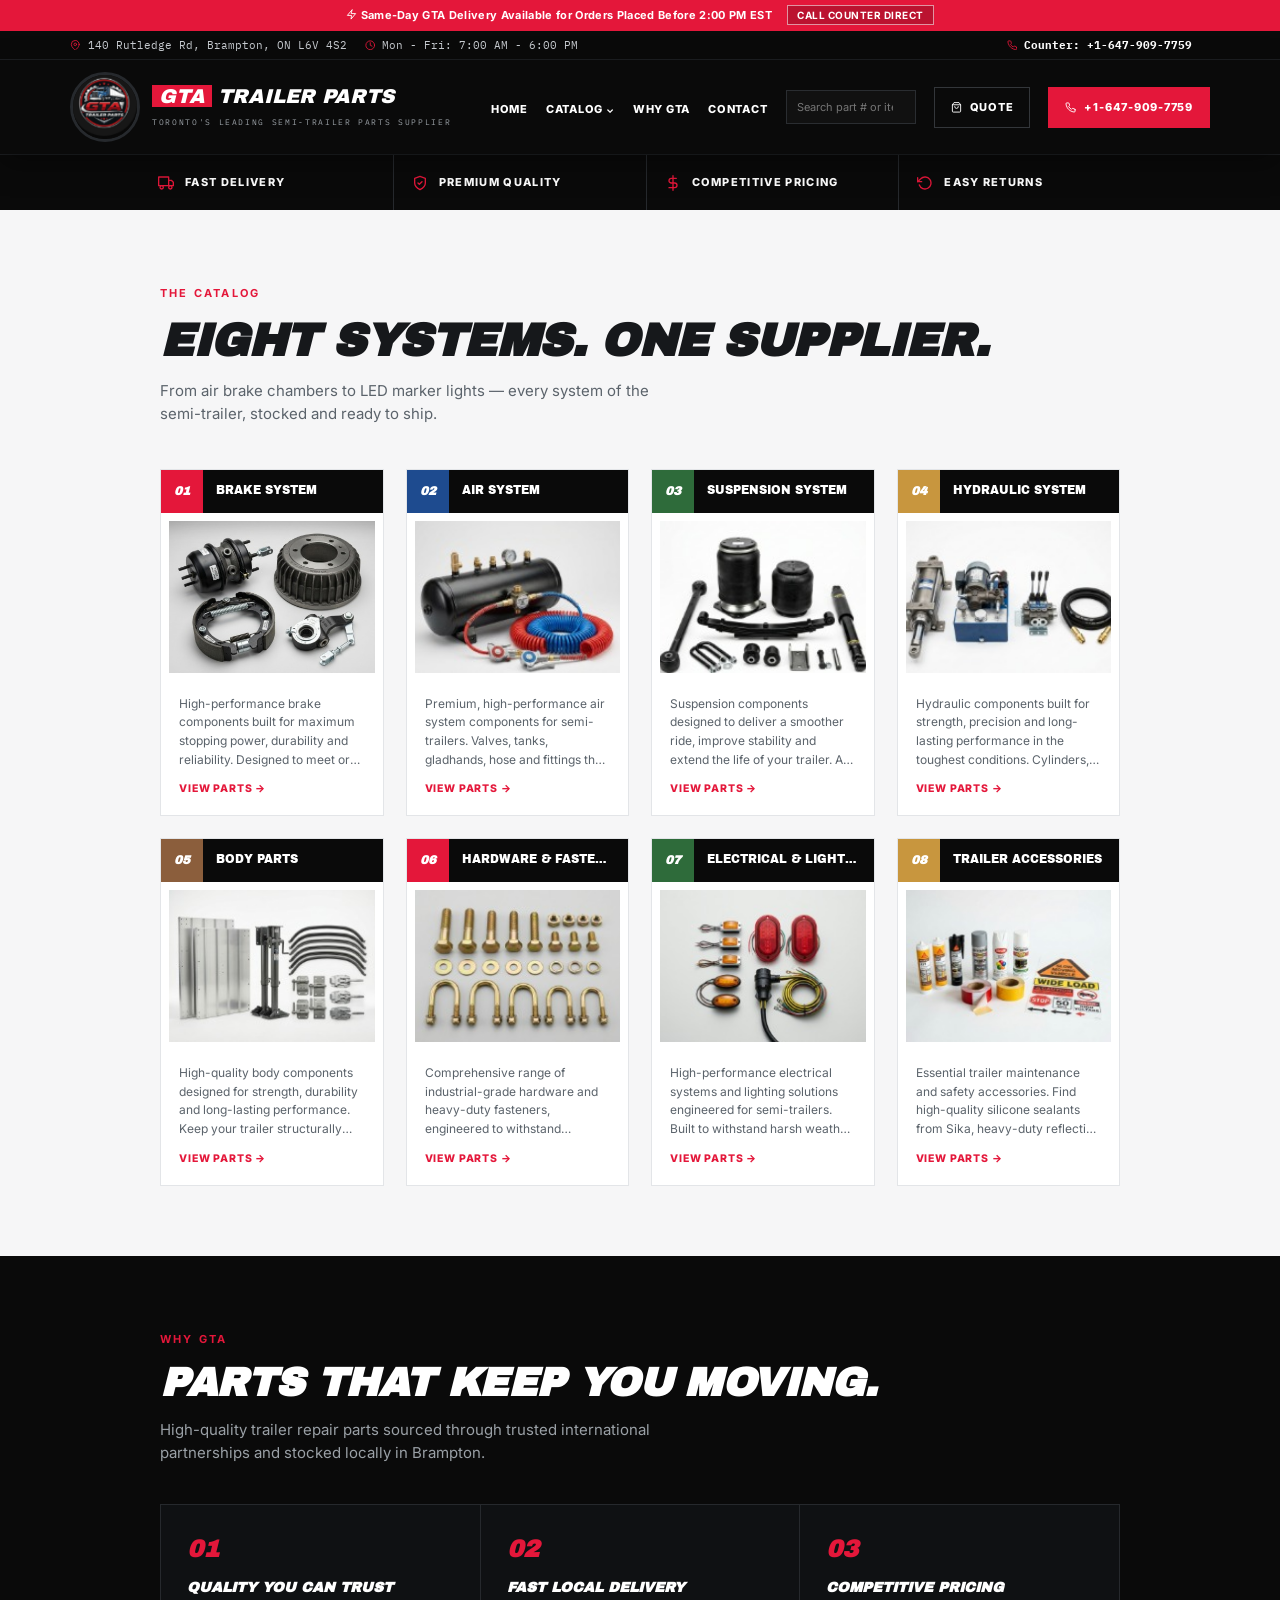
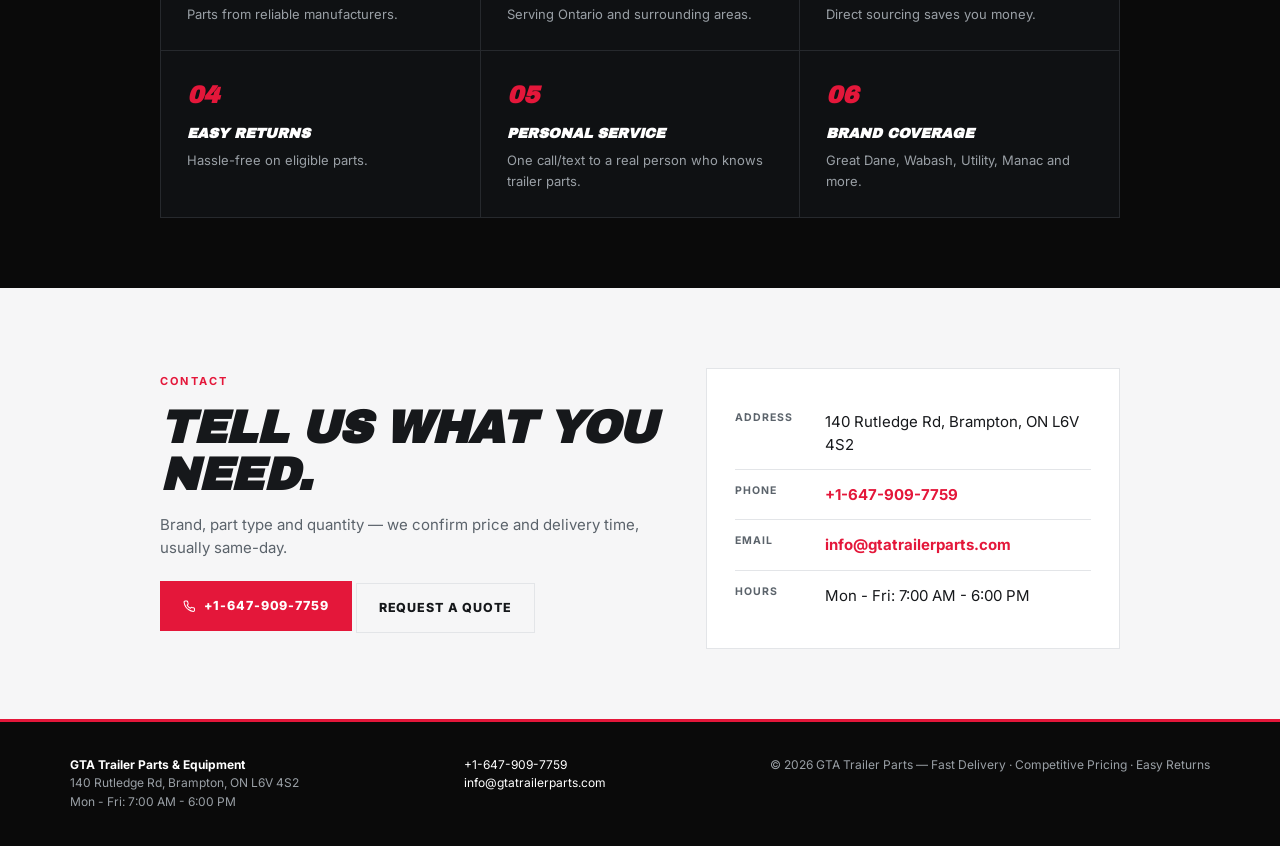
<file: gta-vercel-site/index.html>
<!DOCTYPE html><html lang="en"><head><meta charset="utf-8"><meta name="viewport" content="width=device-width,initial-scale=1">
<title>GTA Trailer Parts &amp; Equipment | Canada Commercial Trailer Parts</title><meta name="description" content="Commercial trailer parts distributor in Brampton, ON. Brake drums, air valves, leaf springs, hardware &amp; CVSA certified parts."><meta property="og:title" content="GTA Trailer Parts &amp; Equipment | Canada Commercial Trailer Parts"><meta property="og:image" content="assets/img/logo.png">
<link rel="icon" href="assets/img/logo.png">
<link href="https://fonts.googleapis.com/css2?family=Archivo+Black&family=Inter:wght@400;500;600;700;800&family=IBM+Plex+Mono:wght@400;500;600&display=swap" rel="stylesheet">
<link rel="stylesheet" href="assets/css/style.css"></head><body><div class="announce"><svg class="ico" viewBox="0 0 24 24" aria-hidden="true"><path d="M13 2L3 14h9l-1 8 10-12h-9z"/></svg> Same-Day GTA Delivery Available for Orders Placed Before 2:00 PM EST <a href="tel:+16479097759">CALL COUNTER DIRECT</a></div>
<div class="infobar mono"><div class="wrap wide"><div><span><svg class="ico" viewBox="0 0 24 24" aria-hidden="true"><path d="M21 10c0 7-9 13-9 13S3 17 3 10a9 9 0 0118 0z"/><circle cx="12" cy="10" r="3"/></svg> 140 Rutledge Rd, Brampton, ON L6V 4S2</span><span><svg class="ico" viewBox="0 0 24 24" aria-hidden="true"><circle cx="12" cy="12" r="10"/><path d="M12 6v6l4 2"/></svg> Mon - Fri: 7:00 AM - 6:00 PM</span></div><div><span><svg class="ico" viewBox="0 0 24 24" aria-hidden="true"><path d="M22 16.9v3a2 2 0 01-2.2 2 19.8 19.8 0 01-8.6-3.1 19.5 19.5 0 01-6-6A19.8 19.8 0 012.1 4.2 2 2 0 014.1 2h3a2 2 0 012 1.7c.1 1 .4 1.9.7 2.8a2 2 0 01-.5 2.1L8.1 9.9a16 16 0 006 6l1.3-1.3a2 2 0 012.1-.4c.9.3 1.8.6 2.8.7a2 2 0 011.7 2z"/></svg> <b>Counter: +1-647-909-7759</b></span></div></div></div>
<header class="site-header"><div class="wrap wide">
<a class="brand" href=""><span class="logo"><img src="assets/img/logo.png" alt="GTA Trailer Parts"></span><span><span class="name"><i>GTA</i>Trailer Parts</span><small>Toronto&#x27;s Leading Semi-Trailer Parts Supplier</small></span></a>
<nav class="nav" id="site-nav"><ul><li><a href="">Home</a></li><li class="menu-item-has-children"><a href="#catalog">Catalog</a><ul class="sub-menu"><li><a href="system/brake-system/">Brake System</a></li><li><a href="system/air-system/">Air System</a></li><li><a href="system/suspension-system/">Suspension System</a></li><li><a href="system/hydraulic-system/">Hydraulic System</a></li><li><a href="system/body-parts/">Body Parts</a></li><li><a href="system/hardware-fasteners/">Hardware &amp; Fasteners</a></li><li><a href="system/electrical-lighting-system/">Electrical &amp; Lighting System</a></li><li><a href="system/trailer-accessories/">Trailer Accessories</a></li></ul></li><li><a href="#why">Why GTA</a></li><li><a href="#contact">Contact</a></li></ul>
<form class="hsearch" action="search/" method="get"><input type="search" name="q" placeholder="Search part # or item..." aria-label="Search parts"></form>
<a class="btn dark nav-quote" href="quote/"><svg class="ico" viewBox="0 0 24 24" aria-hidden="true"><path d="M6 2L3 6v14a2 2 0 002 2h14a2 2 0 002-2V6l-3-4z"/><path d="M3 6h18"/><path d="M16 10a4 4 0 01-8 0"/></svg> Quote</a><a class="btn" href="tel:+16479097759"><svg class="ico" viewBox="0 0 24 24" aria-hidden="true"><path d="M22 16.9v3a2 2 0 01-2.2 2 19.8 19.8 0 01-8.6-3.1 19.5 19.5 0 01-6-6A19.8 19.8 0 012.1 4.2 2 2 0 014.1 2h3a2 2 0 012 1.7c.1 1 .4 1.9.7 2.8a2 2 0 01-.5 2.1L8.1 9.9a16 16 0 006 6l1.3-1.3a2 2 0 012.1-.4c.9.3 1.8.6 2.8.7a2 2 0 011.7 2z"/></svg> +1-647-909-7759</a></nav>
<button class="menu-toggle" aria-controls="site-nav" aria-expanded="false">Menu</button></div></header>
<div class="trust"><div class="wrap"><div><svg class="ico" viewBox="0 0 24 24" aria-hidden="true"><path d="M1 3h15v13H1zM16 8h4l3 3v5h-7z"/><circle cx="5.5" cy="18.5" r="2.5"/><circle cx="18.5" cy="18.5" r="2.5"/></svg> Fast Delivery</div><div><svg class="ico" viewBox="0 0 24 24" aria-hidden="true"><path d="M12 22s8-4 8-10V5l-8-3-8 3v7c0 6 8 10 8 10z"/><path d="M9 12l2 2 4-4"/></svg> Premium Quality</div><div><svg class="ico" viewBox="0 0 24 24" aria-hidden="true"><path d="M12 1v22M17 5H9.5a3.5 3.5 0 000 7h5a3.5 3.5 0 010 7H6"/></svg> Competitive Pricing</div><div><svg class="ico" viewBox="0 0 24 24" aria-hidden="true"><path d="M1 4v6h6"/><path d="M3.5 15a9 9 0 102.1-9.4L1 10"/></svg> Easy Returns</div></div></div>
<section class="sec" id="catalog"><div class="wrap"><div class="sec-head"><span class="eyebrow">The Catalog</span><h2>Eight Systems. One Supplier.</h2><p>From air brake chambers to LED marker lights — every system of the semi-trailer, stocked and ready to ship.</p></div><div class="sys-grid"><a class="sys-card" href="system/brake-system/" style="--sc:#e4173a"><div class="sys-top"><b>01</b><span>Brake System</span></div>
<div class="sys-img"><img src="assets/img/system-1.jpg" alt="Brake System" loading="lazy"></div><div class="sys-body"><p>High-performance brake components built for maximum stopping power, durability and reliability. Designed to meet or exceed industry standards for safe and dependable operation on every mile.</p><span class="view">View Parts &rarr;</span></div></a><a class="sys-card" href="system/air-system/" style="--sc:#1e4b8f"><div class="sys-top"><b>02</b><span>Air System</span></div>
<div class="sys-img"><img src="assets/img/system-2.jpg" alt="Air System" loading="lazy"></div><div class="sys-body"><p>Premium, high-performance air system components for semi-trailers. Valves, tanks, gladhands, hose and fittings that keep the whole air circuit sealed and responsive.</p><span class="view">View Parts &rarr;</span></div></a><a class="sys-card" href="system/suspension-system/" style="--sc:#2e6b3a"><div class="sys-top"><b>03</b><span>Suspension System</span></div>
<div class="sys-img"><img src="assets/img/system-3.jpg" alt="Suspension System" loading="lazy"></div><div class="sys-body"><p>Suspension components designed to deliver a smoother ride, improve stability and extend the life of your trailer. Air springs, shocks, leaf springs and slider parts.</p><span class="view">View Parts &rarr;</span></div></a><a class="sys-card" href="system/hydraulic-system/" style="--sc:#c8963e"><div class="sys-top"><b>04</b><span>Hydraulic System</span></div>
<div class="sys-img"><img src="assets/img/system-4.jpg" alt="Hydraulic System" loading="lazy"></div><div class="sys-body"><p>Hydraulic components built for strength, precision and long-lasting performance in the toughest conditions. Cylinders, pumps, hose and fittings.</p><span class="view">View Parts &rarr;</span></div></a><a class="sys-card" href="system/body-parts/" style="--sc:#8b5e3c"><div class="sys-top"><b>05</b><span>Body Parts</span></div>
<div class="sys-img"><img src="assets/img/system-5.jpg" alt="Body Parts" loading="lazy"></div><div class="sys-body"><p>High-quality body components designed for strength, durability and long-lasting performance. Keep your trailer structurally sound with rails, posts, doors, hinges and roof parts.</p><span class="view">View Parts &rarr;</span></div></a><a class="sys-card" href="system/hardware-fasteners/" style="--sc:#e4173a"><div class="sys-top"><b>06</b><span>Hardware &amp; Fasteners</span></div>
<div class="sys-img"><img src="assets/img/system-6.jpg" alt="Hardware &amp; Fasteners" loading="lazy"></div><div class="sys-body"><p>Comprehensive range of industrial-grade hardware and heavy-duty fasteners, engineered to withstand vibration, corrosion and heavy loads.</p><span class="view">View Parts &rarr;</span></div></a><a class="sys-card" href="system/electrical-lighting-system/" style="--sc:#2e6b3a"><div class="sys-top"><b>07</b><span>Electrical &amp; Lighting System</span></div>
<div class="sys-img"><img src="assets/img/system-7.jpg" alt="Electrical &amp; Lighting System" loading="lazy"></div><div class="sys-body"><p>High-performance electrical systems and lighting solutions engineered for semi-trailers. Built to withstand harsh weather, vibration and long hours on the road.</p><span class="view">View Parts &rarr;</span></div></a><a class="sys-card" href="system/trailer-accessories/" style="--sc:#c8963e"><div class="sys-top"><b>08</b><span>Trailer Accessories</span></div>
<div class="sys-img"><img src="assets/img/system-8.jpg" alt="Trailer Accessories" loading="lazy"></div><div class="sys-body"><p>Essential trailer maintenance and safety accessories. Find high-quality silicone sealants from Sika, heavy-duty reflective tape, decals and more.</p><span class="view">View Parts &rarr;</span></div></a></div></div></section>
<section class="sec why" id="why"><div class="wrap"><div class="sec-head"><span class="eyebrow">Why GTA</span><h2>Parts that keep you moving.</h2><p>High-quality trailer repair parts sourced through trusted international partnerships and stocked locally in Brampton.</p></div><div class="why-grid"><div><b>01</b><h4>Quality You Can Trust</h4><p>Parts from reliable manufacturers.</p></div><div><b>02</b><h4>Fast Local Delivery</h4><p>Serving Ontario and surrounding areas.</p></div><div><b>03</b><h4>Competitive Pricing</h4><p>Direct sourcing saves you money.</p></div><div><b>04</b><h4>Easy Returns</h4><p>Hassle-free on eligible parts.</p></div><div><b>05</b><h4>Personal Service</h4><p>One call/text to a real person who knows trailer parts.</p></div><div><b>06</b><h4>Brand Coverage</h4><p>Great Dane, Wabash, Utility, Manac and more.</p></div></div></div></section>
<section class="sec" id="contact"><div class="wrap"><div class="contact-grid"><div class="sec-head"><span class="eyebrow">Contact</span><h2>Tell us what you need.</h2><p>Brand, part type and quantity — we confirm price and delivery time, usually same-day.</p>
<p style="margin-top:22px"><a class="btn lg" href="tel:+16479097759"><svg class="ico" viewBox="0 0 24 24" aria-hidden="true"><path d="M22 16.9v3a2 2 0 01-2.2 2 19.8 19.8 0 01-8.6-3.1 19.5 19.5 0 01-6-6A19.8 19.8 0 012.1 4.2 2 2 0 014.1 2h3a2 2 0 012 1.7c.1 1 .4 1.9.7 2.8a2 2 0 01-.5 2.1L8.1 9.9a16 16 0 006 6l1.3-1.3a2 2 0 012.1-.4c.9.3 1.8.6 2.8.7a2 2 0 011.7 2z"/></svg> +1-647-909-7759</a> <a class="btn lg dark" style="color:var(--ink);border-color:var(--line)" href="quote/">Request a Quote</a></p></div>
<div class="cbox"><div class="row"><span>Address</span><div>140 Rutledge Rd, Brampton, ON L6V 4S2</div></div><div class="row"><span>Phone</span><div><a href="tel:+16479097759">+1-647-909-7759</a></div></div><div class="row"><span>Email</span><div><a href="mailto:info@gtatrailerparts.com">info@gtatrailerparts.com</a></div></div><div class="row"><span>Hours</span><div>Mon - Fri: 7:00 AM - 6:00 PM</div></div></div></div></div></section><footer class="site-footer"><div class="wrap wide"><div><b>GTA Trailer Parts &amp; Equipment</b><br>140 Rutledge Rd, Brampton, ON L6V 4S2<br>Mon - Fri: 7:00 AM - 6:00 PM</div>
<div><a href="tel:+16479097759">+1-647-909-7759</a><br><a href="mailto:info@gtatrailerparts.com">info@gtatrailerparts.com</a></div><div>&copy; 2026 GTA Trailer Parts &mdash; Fast Delivery &middot; Competitive Pricing &middot; Easy Returns</div></div></footer>
<script src="assets/js/main.js"></script></body></html>
</file>
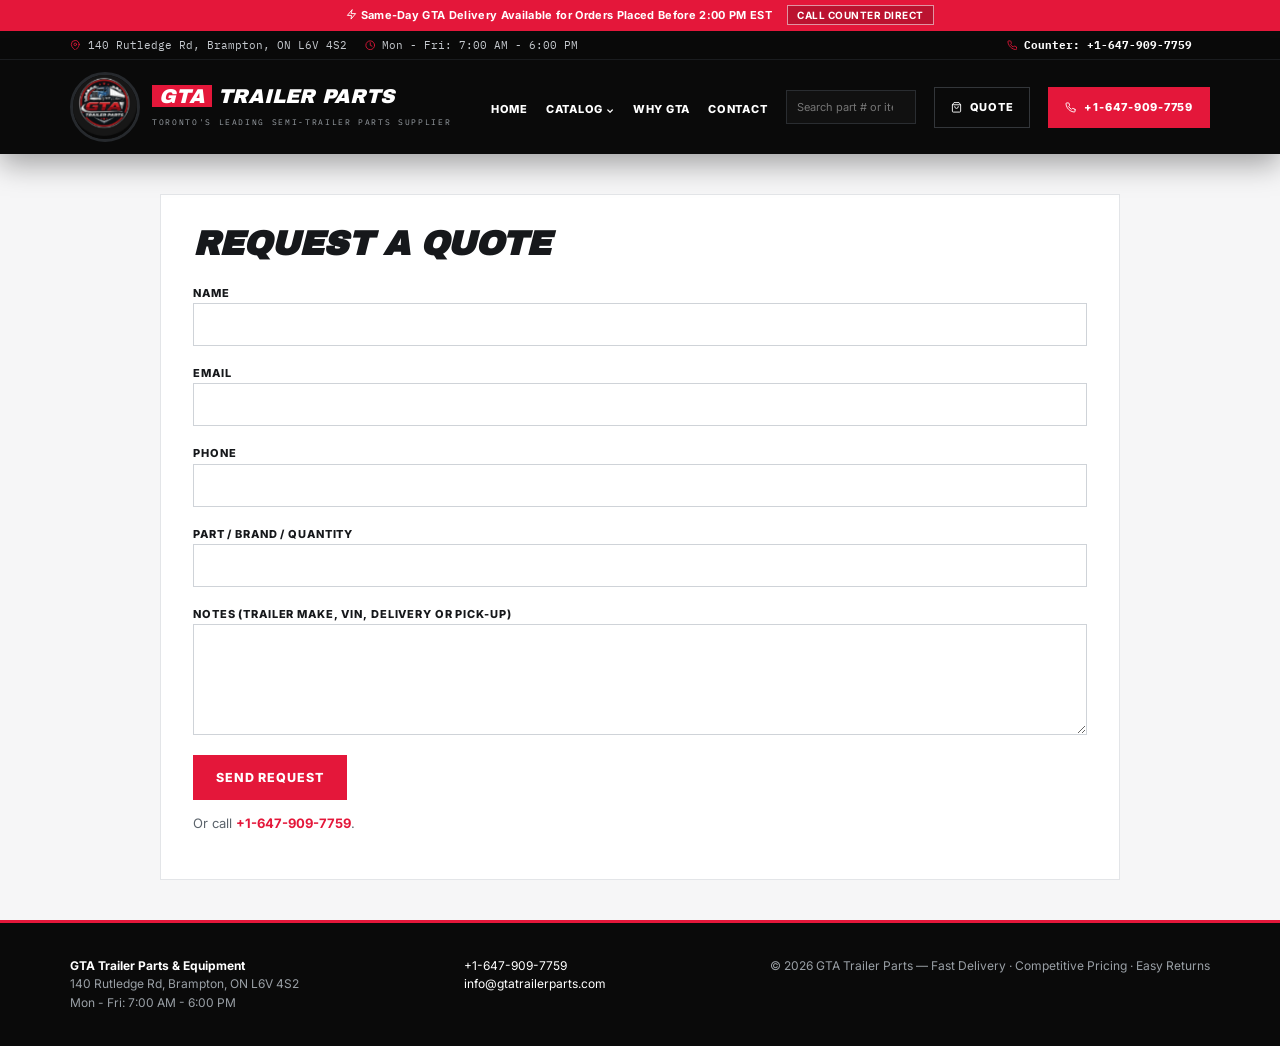
<file: gta-vercel-site/quote/index.html>
<!DOCTYPE html><html lang="en"><head><meta charset="utf-8"><meta name="viewport" content="width=device-width,initial-scale=1">
<title>Request a Quote | GTA Trailer Parts &amp; Equipment</title><meta name="description" content="Request a quote"><meta property="og:title" content="Request a Quote | GTA Trailer Parts &amp; Equipment"><meta property="og:image" content="../assets/img/logo.png">
<link rel="icon" href="../assets/img/logo.png">
<link href="https://fonts.googleapis.com/css2?family=Archivo+Black&family=Inter:wght@400;500;600;700;800&family=IBM+Plex+Mono:wght@400;500;600&display=swap" rel="stylesheet">
<link rel="stylesheet" href="../assets/css/style.css"></head><body><div class="announce"><svg class="ico" viewBox="0 0 24 24" aria-hidden="true"><path d="M13 2L3 14h9l-1 8 10-12h-9z"/></svg> Same-Day GTA Delivery Available for Orders Placed Before 2:00 PM EST <a href="tel:+16479097759">CALL COUNTER DIRECT</a></div>
<div class="infobar mono"><div class="wrap wide"><div><span><svg class="ico" viewBox="0 0 24 24" aria-hidden="true"><path d="M21 10c0 7-9 13-9 13S3 17 3 10a9 9 0 0118 0z"/><circle cx="12" cy="10" r="3"/></svg> 140 Rutledge Rd, Brampton, ON L6V 4S2</span><span><svg class="ico" viewBox="0 0 24 24" aria-hidden="true"><circle cx="12" cy="12" r="10"/><path d="M12 6v6l4 2"/></svg> Mon - Fri: 7:00 AM - 6:00 PM</span></div><div><span><svg class="ico" viewBox="0 0 24 24" aria-hidden="true"><path d="M22 16.9v3a2 2 0 01-2.2 2 19.8 19.8 0 01-8.6-3.1 19.5 19.5 0 01-6-6A19.8 19.8 0 012.1 4.2 2 2 0 014.1 2h3a2 2 0 012 1.7c.1 1 .4 1.9.7 2.8a2 2 0 01-.5 2.1L8.1 9.9a16 16 0 006 6l1.3-1.3a2 2 0 012.1-.4c.9.3 1.8.6 2.8.7a2 2 0 011.7 2z"/></svg> <b>Counter: +1-647-909-7759</b></span></div></div></div>
<header class="site-header"><div class="wrap wide">
<a class="brand" href="../"><span class="logo"><img src="../assets/img/logo.png" alt="GTA Trailer Parts"></span><span><span class="name"><i>GTA</i>Trailer Parts</span><small>Toronto&#x27;s Leading Semi-Trailer Parts Supplier</small></span></a>
<nav class="nav" id="site-nav"><ul><li><a href="../">Home</a></li><li class="menu-item-has-children"><a href="../#catalog">Catalog</a><ul class="sub-menu"><li><a href="../system/brake-system/">Brake System</a></li><li><a href="../system/air-system/">Air System</a></li><li><a href="../system/suspension-system/">Suspension System</a></li><li><a href="../system/hydraulic-system/">Hydraulic System</a></li><li><a href="../system/body-parts/">Body Parts</a></li><li><a href="../system/hardware-fasteners/">Hardware &amp; Fasteners</a></li><li><a href="../system/electrical-lighting-system/">Electrical &amp; Lighting System</a></li><li><a href="../system/trailer-accessories/">Trailer Accessories</a></li></ul></li><li><a href="../#why">Why GTA</a></li><li><a href="../#contact">Contact</a></li></ul>
<form class="hsearch" action="../search/" method="get"><input type="search" name="q" placeholder="Search part # or item..." aria-label="Search parts"></form>
<a class="btn dark nav-quote" href="../quote/"><svg class="ico" viewBox="0 0 24 24" aria-hidden="true"><path d="M6 2L3 6v14a2 2 0 002 2h14a2 2 0 002-2V6l-3-4z"/><path d="M3 6h18"/><path d="M16 10a4 4 0 01-8 0"/></svg> Quote</a><a class="btn" href="tel:+16479097759"><svg class="ico" viewBox="0 0 24 24" aria-hidden="true"><path d="M22 16.9v3a2 2 0 01-2.2 2 19.8 19.8 0 01-8.6-3.1 19.5 19.5 0 01-6-6A19.8 19.8 0 012.1 4.2 2 2 0 014.1 2h3a2 2 0 012 1.7c.1 1 .4 1.9.7 2.8a2 2 0 01-.5 2.1L8.1 9.9a16 16 0 006 6l1.3-1.3a2 2 0 012.1-.4c.9.3 1.8.6 2.8.7a2 2 0 011.7 2z"/></svg> +1-647-909-7759</a></nav>
<button class="menu-toggle" aria-controls="site-nav" aria-expanded="false">Menu</button></div></header><div class="wrap"><div class="content"><h1>Request a Quote</h1>
<form class="qform" id="qf" data-to="info@gtatrailerparts.com"><div><label>Name</label><input name="name" required></div><div><label>Email</label><input type="email" name="email" required></div>
<div><label>Phone</label><input name="phone"></div><div><label>Part / brand / quantity</label><input name="part" id="qpart" required></div>
<div><label>Notes (trailer make, VIN, delivery or pick-up)</label><textarea name="msg" rows="5"></textarea></div><div><button class="btn lg" type="submit">Send Request</button></div></form>
<p style="color:var(--grey);font-size:13px">Or call <a href="tel:+16479097759" style="color:var(--red);font-weight:700">+1-647-909-7759</a>.</p></div></div><footer class="site-footer"><div class="wrap wide"><div><b>GTA Trailer Parts &amp; Equipment</b><br>140 Rutledge Rd, Brampton, ON L6V 4S2<br>Mon - Fri: 7:00 AM - 6:00 PM</div>
<div><a href="tel:+16479097759">+1-647-909-7759</a><br><a href="mailto:info@gtatrailerparts.com">info@gtatrailerparts.com</a></div><div>&copy; 2026 GTA Trailer Parts &mdash; Fast Delivery &middot; Competitive Pricing &middot; Easy Returns</div></div></footer>
<script src="../assets/js/main.js"></script></body></html>
</file>
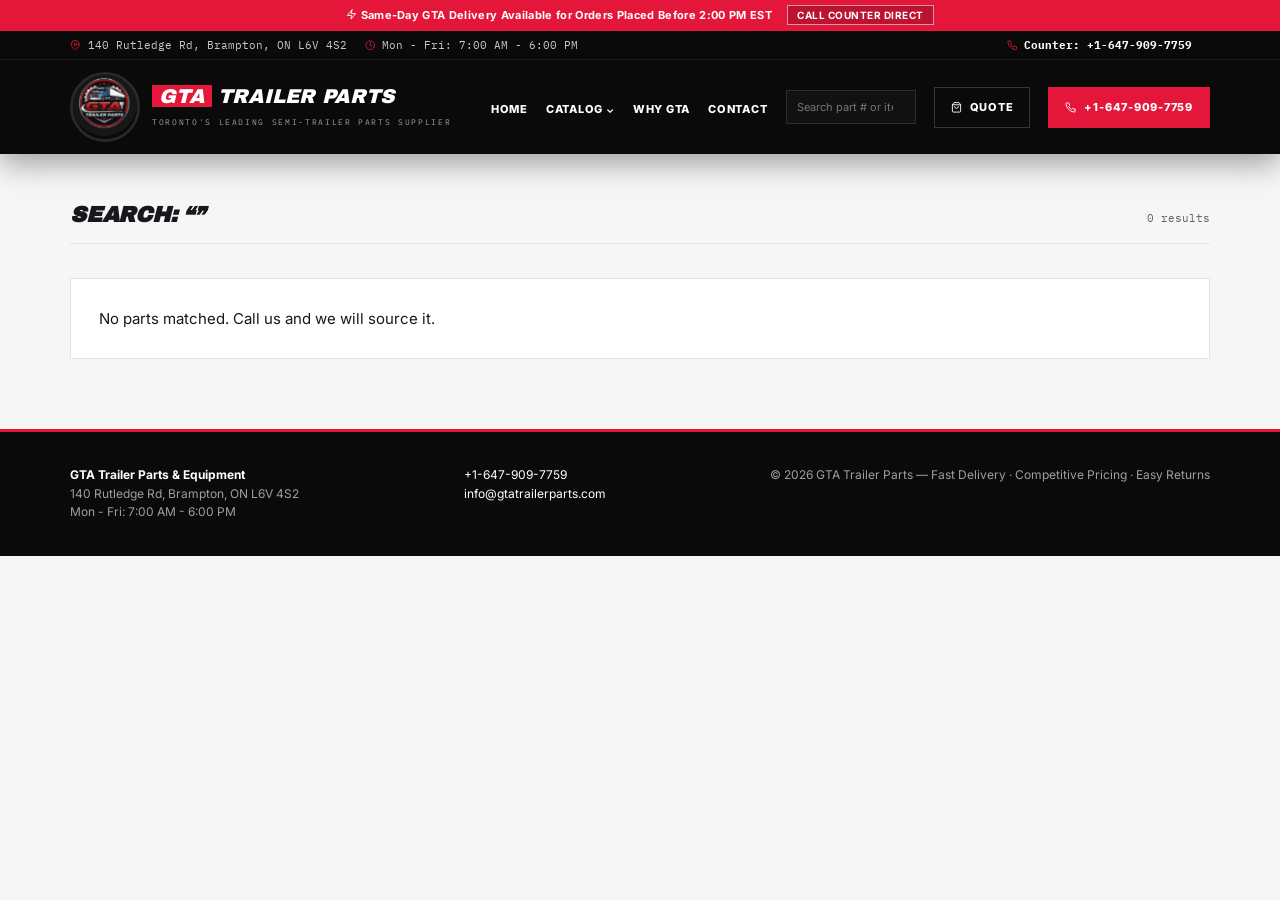
<file: gta-vercel-site/search/index.html>
<!DOCTYPE html><html lang="en"><head><meta charset="utf-8"><meta name="viewport" content="width=device-width,initial-scale=1">
<title>Search | GTA Trailer Parts &amp; Equipment</title><meta name="description" content="Search parts"><meta property="og:title" content="Search | GTA Trailer Parts &amp; Equipment"><meta property="og:image" content="../assets/img/logo.png">
<link rel="icon" href="../assets/img/logo.png">
<link href="https://fonts.googleapis.com/css2?family=Archivo+Black&family=Inter:wght@400;500;600;700;800&family=IBM+Plex+Mono:wght@400;500;600&display=swap" rel="stylesheet">
<link rel="stylesheet" href="../assets/css/style.css"></head><body><div class="announce"><svg class="ico" viewBox="0 0 24 24" aria-hidden="true"><path d="M13 2L3 14h9l-1 8 10-12h-9z"/></svg> Same-Day GTA Delivery Available for Orders Placed Before 2:00 PM EST <a href="tel:+16479097759">CALL COUNTER DIRECT</a></div>
<div class="infobar mono"><div class="wrap wide"><div><span><svg class="ico" viewBox="0 0 24 24" aria-hidden="true"><path d="M21 10c0 7-9 13-9 13S3 17 3 10a9 9 0 0118 0z"/><circle cx="12" cy="10" r="3"/></svg> 140 Rutledge Rd, Brampton, ON L6V 4S2</span><span><svg class="ico" viewBox="0 0 24 24" aria-hidden="true"><circle cx="12" cy="12" r="10"/><path d="M12 6v6l4 2"/></svg> Mon - Fri: 7:00 AM - 6:00 PM</span></div><div><span><svg class="ico" viewBox="0 0 24 24" aria-hidden="true"><path d="M22 16.9v3a2 2 0 01-2.2 2 19.8 19.8 0 01-8.6-3.1 19.5 19.5 0 01-6-6A19.8 19.8 0 012.1 4.2 2 2 0 014.1 2h3a2 2 0 012 1.7c.1 1 .4 1.9.7 2.8a2 2 0 01-.5 2.1L8.1 9.9a16 16 0 006 6l1.3-1.3a2 2 0 012.1-.4c.9.3 1.8.6 2.8.7a2 2 0 011.7 2z"/></svg> <b>Counter: +1-647-909-7759</b></span></div></div></div>
<header class="site-header"><div class="wrap wide">
<a class="brand" href="../"><span class="logo"><img src="../assets/img/logo.png" alt="GTA Trailer Parts"></span><span><span class="name"><i>GTA</i>Trailer Parts</span><small>Toronto&#x27;s Leading Semi-Trailer Parts Supplier</small></span></a>
<nav class="nav" id="site-nav"><ul><li><a href="../">Home</a></li><li class="menu-item-has-children"><a href="../#catalog">Catalog</a><ul class="sub-menu"><li><a href="../system/brake-system/">Brake System</a></li><li><a href="../system/air-system/">Air System</a></li><li><a href="../system/suspension-system/">Suspension System</a></li><li><a href="../system/hydraulic-system/">Hydraulic System</a></li><li><a href="../system/body-parts/">Body Parts</a></li><li><a href="../system/hardware-fasteners/">Hardware &amp; Fasteners</a></li><li><a href="../system/electrical-lighting-system/">Electrical &amp; Lighting System</a></li><li><a href="../system/trailer-accessories/">Trailer Accessories</a></li></ul></li><li><a href="../#why">Why GTA</a></li><li><a href="../#contact">Contact</a></li></ul>
<form class="hsearch" action="../search/" method="get"><input type="search" name="q" placeholder="Search part # or item..." aria-label="Search parts"></form>
<a class="btn dark nav-quote" href="../quote/"><svg class="ico" viewBox="0 0 24 24" aria-hidden="true"><path d="M6 2L3 6v14a2 2 0 002 2h14a2 2 0 002-2V6l-3-4z"/><path d="M3 6h18"/><path d="M16 10a4 4 0 01-8 0"/></svg> Quote</a><a class="btn" href="tel:+16479097759"><svg class="ico" viewBox="0 0 24 24" aria-hidden="true"><path d="M22 16.9v3a2 2 0 01-2.2 2 19.8 19.8 0 01-8.6-3.1 19.5 19.5 0 01-6-6A19.8 19.8 0 012.1 4.2 2 2 0 014.1 2h3a2 2 0 012 1.7c.1 1 .4 1.9.7 2.8a2 2 0 01-.5 2.1L8.1 9.9a16 16 0 006 6l1.3-1.3a2 2 0 012.1-.4c.9.3 1.8.6 2.8.7a2 2 0 011.7 2z"/></svg> +1-647-909-7759</a></nav>
<button class="menu-toggle" aria-controls="site-nav" aria-expanded="false">Menu</button></div></header><div class="wrap wide"><div class="parts-head" style="margin-top:50px"><h2 id="st">Search</h2><span class="mono" id="sc"></span></div><div id="sr" class="part-grid" style="grid-template-columns:1fr"></div></div><footer class="site-footer"><div class="wrap wide"><div><b>GTA Trailer Parts &amp; Equipment</b><br>140 Rutledge Rd, Brampton, ON L6V 4S2<br>Mon - Fri: 7:00 AM - 6:00 PM</div>
<div><a href="tel:+16479097759">+1-647-909-7759</a><br><a href="mailto:info@gtatrailerparts.com">info@gtatrailerparts.com</a></div><div>&copy; 2026 GTA Trailer Parts &mdash; Fast Delivery &middot; Competitive Pricing &middot; Easy Returns</div></div></footer>
<script>window.GTA_INDEX=[{"t": "Spring Brake Chamber", "no": "01", "d": "High-performance spring brake chambers built for durability and consistent braking force. Designed for service and parking brake applications, ensuring maximum safety and reliability.", "s": "Brake System", "u": "system/brake-system/"}, {"t": "Heavy Duty Brake Drum", "no": "02", "d": "Precision-engineered brake drums designed for heavy-duty applications. Built with high-quality cast iron for superior heat dissipation, strength and wear resistance.", "s": "Brake System", "u": "system/brake-system/"}, {"t": "Automatic Slack Adjuster", "no": "03", "d": "Automatic slack adjusters that keep brake stroke in spec and cut down on manual adjustment.", "s": "Brake System", "u": "system/brake-system/"}, {"t": "Relay Valve", "no": "04", "d": "Relay valves for fast, consistent air delivery to the brake chambers.", "s": "Air System", "u": "system/air-system/"}, {"t": "Gladhands & Coiled Airline", "no": "05", "d": "Bracket-mount and conventional gladhands, seals, and 12-15 ft coiled airline.", "s": "Air System", "u": "system/air-system/"}, {"t": "Air Spring (Rolling Lobe)", "no": "06", "d": "Air springs for Neway, Hendrickson, Reyco and Hutch suspensions, cross-referenced to industry numbers.", "s": "Suspension System", "u": "system/suspension-system/"}, {"t": "Shock Absorber", "no": "07", "d": "Heavy-duty shock absorbers for trailer air-ride suspensions.", "s": "Suspension System", "u": "system/suspension-system/"}, {"t": "Hydraulic Cylinder & Pump Set", "no": "08", "d": "Hydraulic components for dump, lift-axle and landing-gear applications. Quoted per application.", "s": "Hydraulic System", "u": "system/hydraulic-system/"}, {"t": "Roof Bow", "no": "09", "d": "Roof bows for Great Dane, Wabash, Utility, Strick, Trailmobile and more.", "s": "Body Parts", "u": "system/body-parts/"}, {"t": "Door Hinge & Lockrod Parts", "no": "10", "d": "Hinges, hinge pins and lockrod components for swing doors.", "s": "Body Parts", "u": "system/body-parts/"}, {"t": "Rivets & Floor Screws", "no": "11", "d": "Brazier and universal head rivets, plus 1/4\" and 5/16\" Torx flathead floor screws.", "s": "Hardware & Fasteners", "u": "system/hardware-fasteners/"}, {"t": "LED Marker & Clearance Lights", "no": "12", "d": "LED stop, turn, tail, marker and clearance lamps with replacement lenses.", "s": "Electrical & Lighting System", "u": "system/electrical-lighting-system/"}, {"t": "7-Way Receptacle & Pigtails", "no": "13", "d": "7-way receptacles, plugs, junction boxes and bulk cable.", "s": "Electrical & Lighting System", "u": "system/electrical-lighting-system/"}, {"t": "Conspicuity Tape & Decals", "no": "14", "d": "DOT red/white conspicuity tape and reflective decals.", "s": "Trailer Accessories", "u": "system/trailer-accessories/"}, {"t": "Sealants & Shop Supplies", "no": "15", "d": "Silicone and polyurethane sealants, adhesives, tapes and shop supplies.", "s": "Trailer Accessories", "u": "system/trailer-accessories/"}];</script><script src="../assets/js/main.js"></script></body></html>
</file>
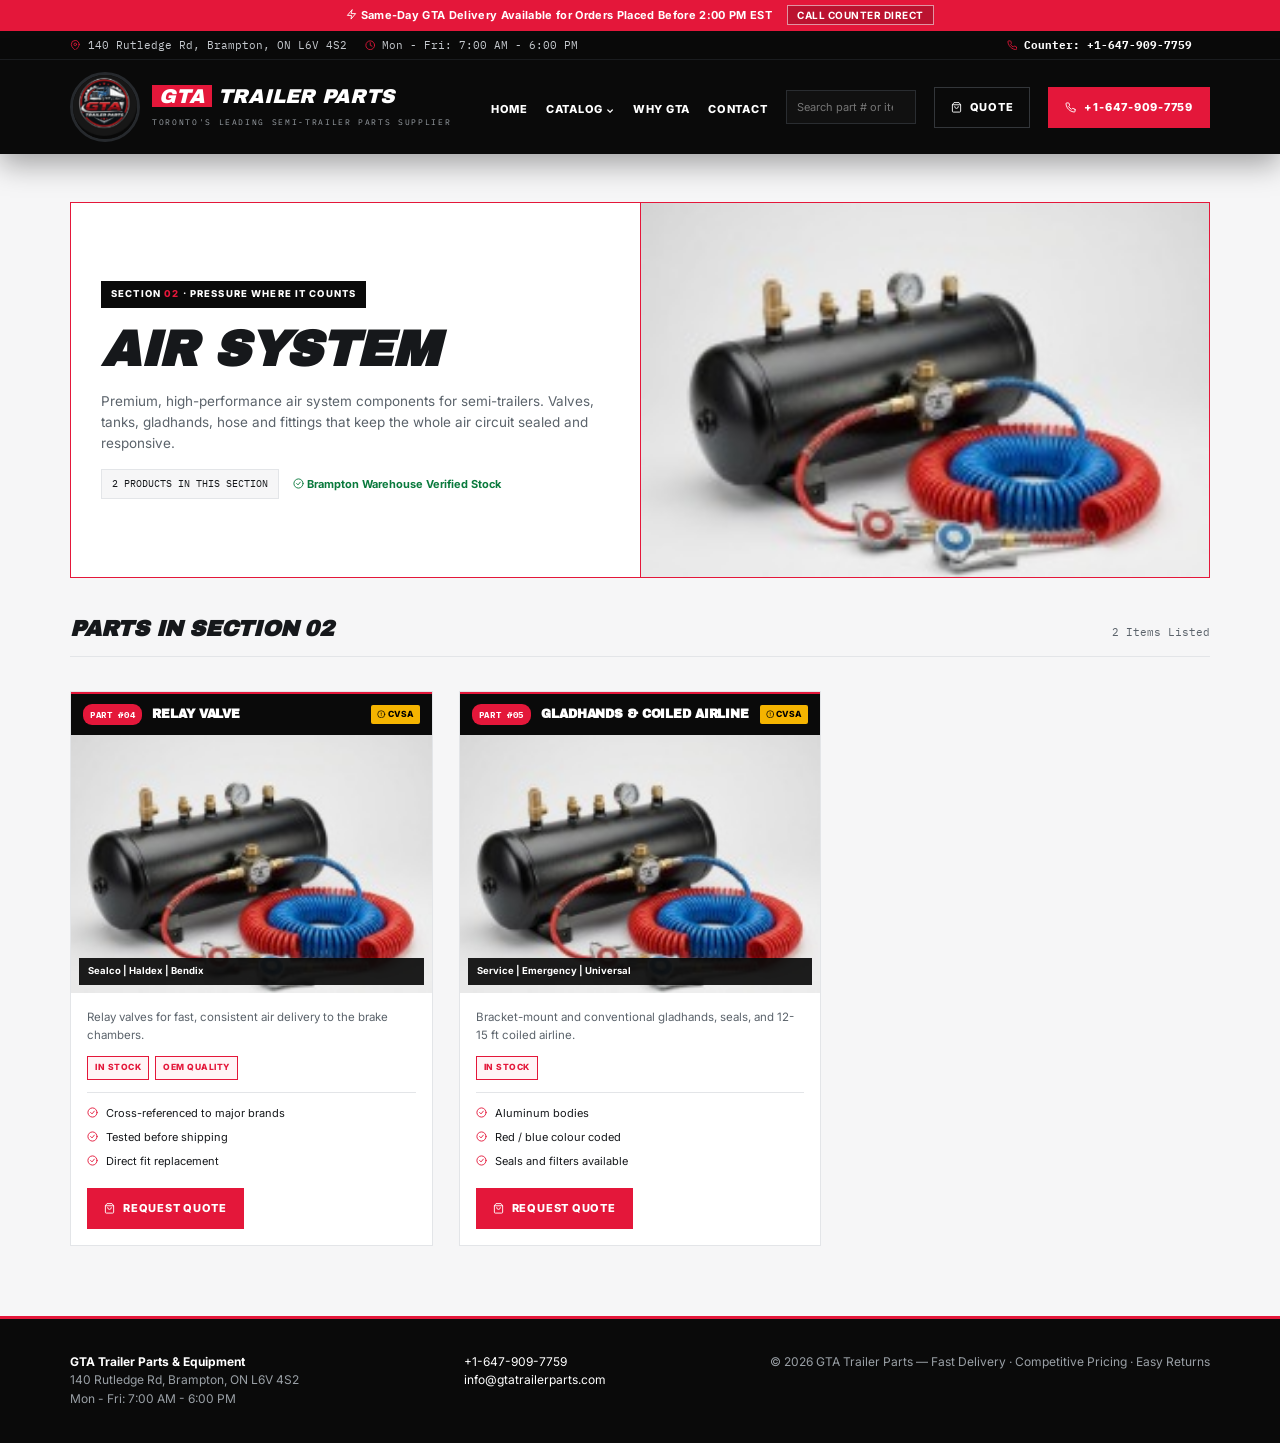
<file: gta-vercel-site/system/air-system/index.html>
<!DOCTYPE html><html lang="en"><head><meta charset="utf-8"><meta name="viewport" content="width=device-width,initial-scale=1">
<title>Air System | GTA Trailer Parts &amp; Equipment</title><meta name="description" content="Premium, high-performance air system components for semi-trailers. Valves, tanks, gladhands, hose and fittings that keep the whole air circuit sealed and responsive."><meta property="og:title" content="Air System | GTA Trailer Parts &amp; Equipment"><meta property="og:image" content="../../assets/img/logo.png">
<link rel="icon" href="../../assets/img/logo.png">
<link href="https://fonts.googleapis.com/css2?family=Archivo+Black&family=Inter:wght@400;500;600;700;800&family=IBM+Plex+Mono:wght@400;500;600&display=swap" rel="stylesheet">
<link rel="stylesheet" href="../../assets/css/style.css"></head><body><div class="announce"><svg class="ico" viewBox="0 0 24 24" aria-hidden="true"><path d="M13 2L3 14h9l-1 8 10-12h-9z"/></svg> Same-Day GTA Delivery Available for Orders Placed Before 2:00 PM EST <a href="tel:+16479097759">CALL COUNTER DIRECT</a></div>
<div class="infobar mono"><div class="wrap wide"><div><span><svg class="ico" viewBox="0 0 24 24" aria-hidden="true"><path d="M21 10c0 7-9 13-9 13S3 17 3 10a9 9 0 0118 0z"/><circle cx="12" cy="10" r="3"/></svg> 140 Rutledge Rd, Brampton, ON L6V 4S2</span><span><svg class="ico" viewBox="0 0 24 24" aria-hidden="true"><circle cx="12" cy="12" r="10"/><path d="M12 6v6l4 2"/></svg> Mon - Fri: 7:00 AM - 6:00 PM</span></div><div><span><svg class="ico" viewBox="0 0 24 24" aria-hidden="true"><path d="M22 16.9v3a2 2 0 01-2.2 2 19.8 19.8 0 01-8.6-3.1 19.5 19.5 0 01-6-6A19.8 19.8 0 012.1 4.2 2 2 0 014.1 2h3a2 2 0 012 1.7c.1 1 .4 1.9.7 2.8a2 2 0 01-.5 2.1L8.1 9.9a16 16 0 006 6l1.3-1.3a2 2 0 012.1-.4c.9.3 1.8.6 2.8.7a2 2 0 011.7 2z"/></svg> <b>Counter: +1-647-909-7759</b></span></div></div></div>
<header class="site-header"><div class="wrap wide">
<a class="brand" href="../../"><span class="logo"><img src="../../assets/img/logo.png" alt="GTA Trailer Parts"></span><span><span class="name"><i>GTA</i>Trailer Parts</span><small>Toronto&#x27;s Leading Semi-Trailer Parts Supplier</small></span></a>
<nav class="nav" id="site-nav"><ul><li><a href="../../">Home</a></li><li class="menu-item-has-children"><a href="../../#catalog">Catalog</a><ul class="sub-menu"><li><a href="../../system/brake-system/">Brake System</a></li><li><a href="../../system/air-system/">Air System</a></li><li><a href="../../system/suspension-system/">Suspension System</a></li><li><a href="../../system/hydraulic-system/">Hydraulic System</a></li><li><a href="../../system/body-parts/">Body Parts</a></li><li><a href="../../system/hardware-fasteners/">Hardware &amp; Fasteners</a></li><li><a href="../../system/electrical-lighting-system/">Electrical &amp; Lighting System</a></li><li><a href="../../system/trailer-accessories/">Trailer Accessories</a></li></ul></li><li><a href="../../#why">Why GTA</a></li><li><a href="../../#contact">Contact</a></li></ul>
<form class="hsearch" action="../../search/" method="get"><input type="search" name="q" placeholder="Search part # or item..." aria-label="Search parts"></form>
<a class="btn dark nav-quote" href="../../quote/"><svg class="ico" viewBox="0 0 24 24" aria-hidden="true"><path d="M6 2L3 6v14a2 2 0 002 2h14a2 2 0 002-2V6l-3-4z"/><path d="M3 6h18"/><path d="M16 10a4 4 0 01-8 0"/></svg> Quote</a><a class="btn" href="tel:+16479097759"><svg class="ico" viewBox="0 0 24 24" aria-hidden="true"><path d="M22 16.9v3a2 2 0 01-2.2 2 19.8 19.8 0 01-8.6-3.1 19.5 19.5 0 01-6-6A19.8 19.8 0 012.1 4.2 2 2 0 014.1 2h3a2 2 0 012 1.7c.1 1 .4 1.9.7 2.8a2 2 0 01-.5 2.1L8.1 9.9a16 16 0 006 6l1.3-1.3a2 2 0 012.1-.4c.9.3 1.8.6 2.8.7a2 2 0 011.7 2z"/></svg> +1-647-909-7759</a></nav>
<button class="menu-toggle" aria-controls="site-nav" aria-expanded="false">Menu</button></div></header><div class="wrap wide"><div class="sec-hero"><div class="txt"><span class="pill">Section <em>02</em> &middot; Pressure where it counts</span><h1>Air System</h1><p>Premium, high-performance air system components for semi-trailers. Valves, tanks, gladhands, hose and fittings that keep the whole air circuit sealed and responsive.</p>
<div class="facts"><span class="box">2 products in this section</span><span class="ok"><svg class="ico" viewBox="0 0 24 24" aria-hidden="true"><circle cx="12" cy="12" r="10"/><path d="M8 12l3 3 5-6"/></svg> Brampton Warehouse Verified Stock</span></div></div>
<div class="img"><img src="../../assets/img/system-2.jpg" alt="Air System"></div></div>
<div class="parts-head"><h2>Parts in Section 02</h2><span class="mono">2 Items Listed</span></div>
<div class="part-grid"><article class="pcard"><div class="ph"><span class="no mono">Part #04</span><h3 class="display">Relay Valve</h3><span class="cvsa"><svg class="ico" viewBox="0 0 24 24" aria-hidden="true"><circle cx="12" cy="12" r="10"/><path d="M12 8v4M12 16h.01"/></svg> CVSA</span></div>
<figure class="pimg"><img src="../../assets/img/system-2.jpg" alt="Relay Valve" loading="lazy"><figcaption class="spec">Sealco | Haldex | Bendix</figcaption></figure>
<div class="pbody"><p>Relay valves for fast, consistent air delivery to the brake chambers.</p><div class="tags"><span>IN STOCK</span><span>OEM QUALITY</span></div><ul class="feat"><li><svg class="ico" viewBox="0 0 24 24" aria-hidden="true"><circle cx="12" cy="12" r="10"/><path d="M8 12l3 3 5-6"/></svg><span>Cross-referenced to major brands</span></li><li><svg class="ico" viewBox="0 0 24 24" aria-hidden="true"><circle cx="12" cy="12" r="10"/><path d="M8 12l3 3 5-6"/></svg><span>Tested before shipping</span></li><li><svg class="ico" viewBox="0 0 24 24" aria-hidden="true"><circle cx="12" cy="12" r="10"/><path d="M8 12l3 3 5-6"/></svg><span>Direct fit replacement</span></li></ul><div class="pfoot"><a class="btn" href="../../quote/?part=#04%20Relay%20Valve"><svg class="ico" viewBox="0 0 24 24" aria-hidden="true"><path d="M6 2L3 6v14a2 2 0 002 2h14a2 2 0 002-2V6l-3-4z"/><path d="M3 6h18"/><path d="M16 10a4 4 0 01-8 0"/></svg> Request Quote</a></div></div></article><article class="pcard"><div class="ph"><span class="no mono">Part #05</span><h3 class="display">Gladhands &amp; Coiled Airline</h3><span class="cvsa"><svg class="ico" viewBox="0 0 24 24" aria-hidden="true"><circle cx="12" cy="12" r="10"/><path d="M12 8v4M12 16h.01"/></svg> CVSA</span></div>
<figure class="pimg"><img src="../../assets/img/system-2.jpg" alt="Gladhands &amp; Coiled Airline" loading="lazy"><figcaption class="spec">Service | Emergency | Universal</figcaption></figure>
<div class="pbody"><p>Bracket-mount and conventional gladhands, seals, and 12-15 ft coiled airline.</p><div class="tags"><span>IN STOCK</span></div><ul class="feat"><li><svg class="ico" viewBox="0 0 24 24" aria-hidden="true"><circle cx="12" cy="12" r="10"/><path d="M8 12l3 3 5-6"/></svg><span>Aluminum bodies</span></li><li><svg class="ico" viewBox="0 0 24 24" aria-hidden="true"><circle cx="12" cy="12" r="10"/><path d="M8 12l3 3 5-6"/></svg><span>Red / blue colour coded</span></li><li><svg class="ico" viewBox="0 0 24 24" aria-hidden="true"><circle cx="12" cy="12" r="10"/><path d="M8 12l3 3 5-6"/></svg><span>Seals and filters available</span></li></ul><div class="pfoot"><a class="btn" href="../../quote/?part=#05%20Gladhands%20&amp;%20Coiled%20Airline"><svg class="ico" viewBox="0 0 24 24" aria-hidden="true"><path d="M6 2L3 6v14a2 2 0 002 2h14a2 2 0 002-2V6l-3-4z"/><path d="M3 6h18"/><path d="M16 10a4 4 0 01-8 0"/></svg> Request Quote</a></div></div></article></div></div><footer class="site-footer"><div class="wrap wide"><div><b>GTA Trailer Parts &amp; Equipment</b><br>140 Rutledge Rd, Brampton, ON L6V 4S2<br>Mon - Fri: 7:00 AM - 6:00 PM</div>
<div><a href="tel:+16479097759">+1-647-909-7759</a><br><a href="mailto:info@gtatrailerparts.com">info@gtatrailerparts.com</a></div><div>&copy; 2026 GTA Trailer Parts &mdash; Fast Delivery &middot; Competitive Pricing &middot; Easy Returns</div></div></footer>
<script src="../../assets/js/main.js"></script></body></html>
</file>
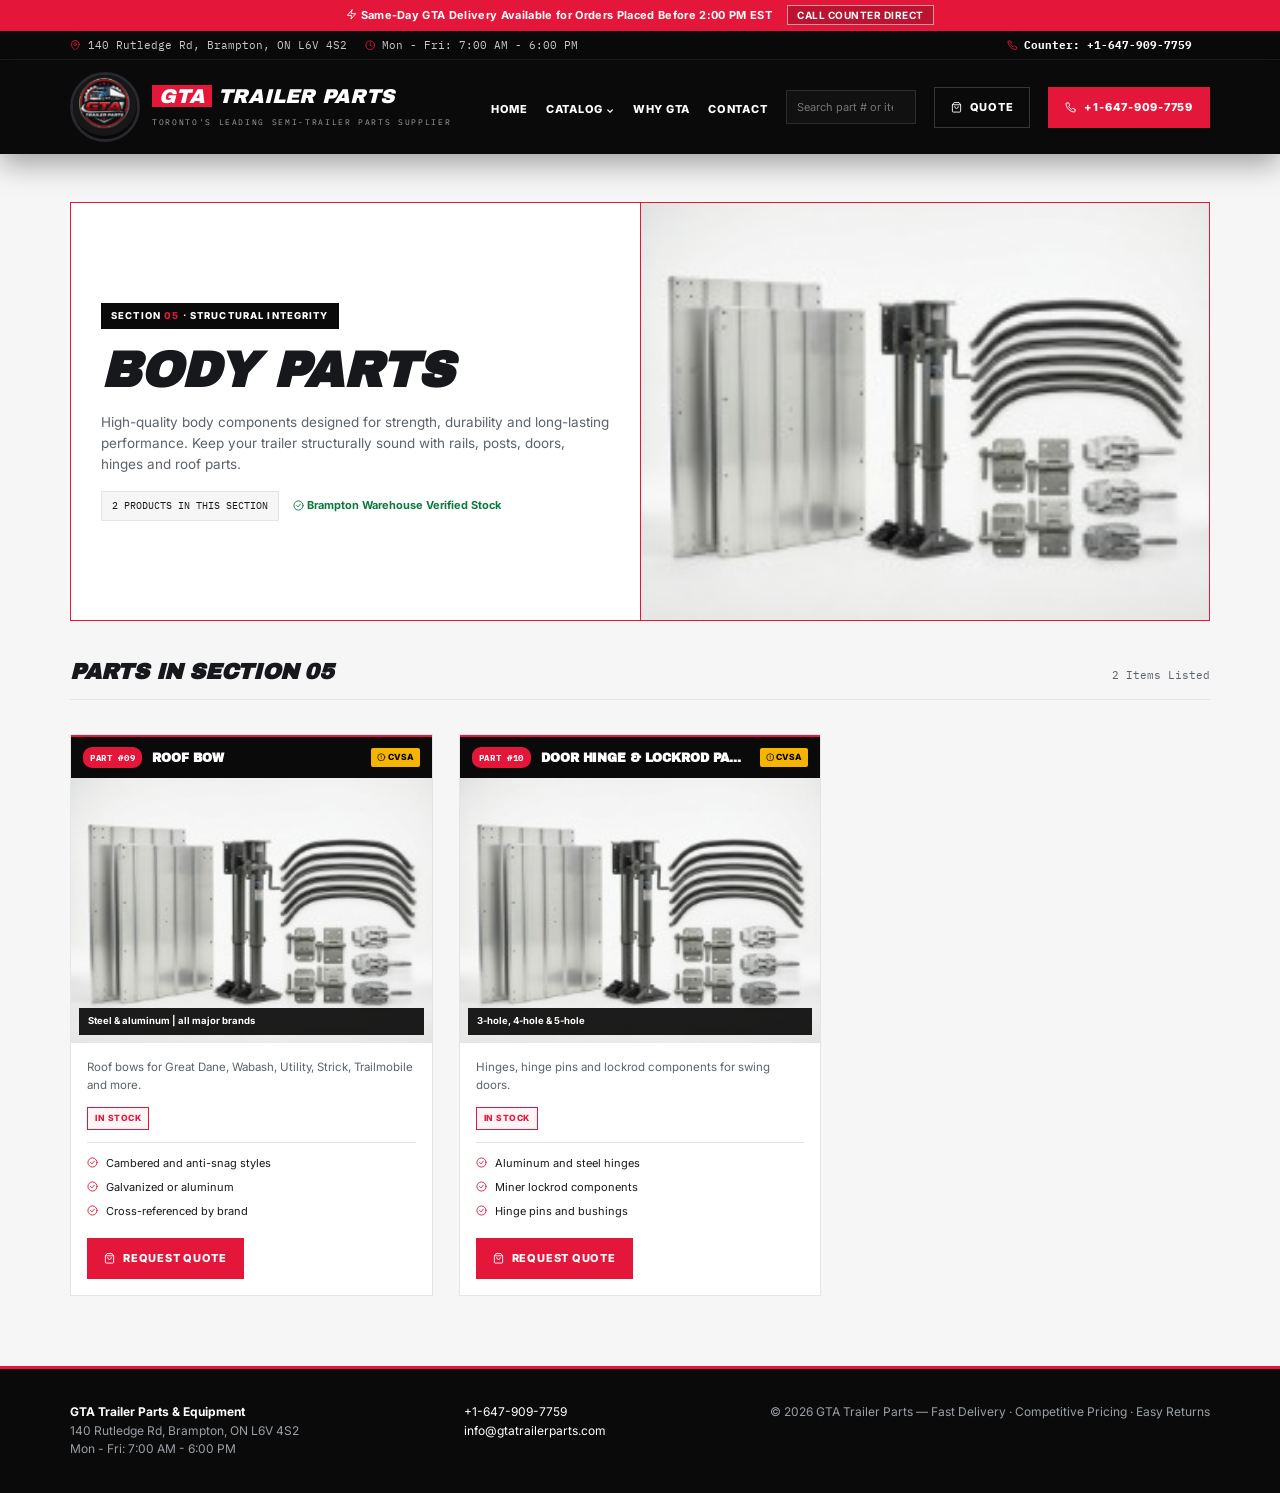
<file: gta-vercel-site/system/body-parts/index.html>
<!DOCTYPE html><html lang="en"><head><meta charset="utf-8"><meta name="viewport" content="width=device-width,initial-scale=1">
<title>Body Parts | GTA Trailer Parts &amp; Equipment</title><meta name="description" content="High-quality body components designed for strength, durability and long-lasting performance. Keep your trailer structurally sound with rails, posts, doors, hinges and roof parts."><meta property="og:title" content="Body Parts | GTA Trailer Parts &amp; Equipment"><meta property="og:image" content="../../assets/img/logo.png">
<link rel="icon" href="../../assets/img/logo.png">
<link href="https://fonts.googleapis.com/css2?family=Archivo+Black&family=Inter:wght@400;500;600;700;800&family=IBM+Plex+Mono:wght@400;500;600&display=swap" rel="stylesheet">
<link rel="stylesheet" href="../../assets/css/style.css"></head><body><div class="announce"><svg class="ico" viewBox="0 0 24 24" aria-hidden="true"><path d="M13 2L3 14h9l-1 8 10-12h-9z"/></svg> Same-Day GTA Delivery Available for Orders Placed Before 2:00 PM EST <a href="tel:+16479097759">CALL COUNTER DIRECT</a></div>
<div class="infobar mono"><div class="wrap wide"><div><span><svg class="ico" viewBox="0 0 24 24" aria-hidden="true"><path d="M21 10c0 7-9 13-9 13S3 17 3 10a9 9 0 0118 0z"/><circle cx="12" cy="10" r="3"/></svg> 140 Rutledge Rd, Brampton, ON L6V 4S2</span><span><svg class="ico" viewBox="0 0 24 24" aria-hidden="true"><circle cx="12" cy="12" r="10"/><path d="M12 6v6l4 2"/></svg> Mon - Fri: 7:00 AM - 6:00 PM</span></div><div><span><svg class="ico" viewBox="0 0 24 24" aria-hidden="true"><path d="M22 16.9v3a2 2 0 01-2.2 2 19.8 19.8 0 01-8.6-3.1 19.5 19.5 0 01-6-6A19.8 19.8 0 012.1 4.2 2 2 0 014.1 2h3a2 2 0 012 1.7c.1 1 .4 1.9.7 2.8a2 2 0 01-.5 2.1L8.1 9.9a16 16 0 006 6l1.3-1.3a2 2 0 012.1-.4c.9.3 1.8.6 2.8.7a2 2 0 011.7 2z"/></svg> <b>Counter: +1-647-909-7759</b></span></div></div></div>
<header class="site-header"><div class="wrap wide">
<a class="brand" href="../../"><span class="logo"><img src="../../assets/img/logo.png" alt="GTA Trailer Parts"></span><span><span class="name"><i>GTA</i>Trailer Parts</span><small>Toronto&#x27;s Leading Semi-Trailer Parts Supplier</small></span></a>
<nav class="nav" id="site-nav"><ul><li><a href="../../">Home</a></li><li class="menu-item-has-children"><a href="../../#catalog">Catalog</a><ul class="sub-menu"><li><a href="../../system/brake-system/">Brake System</a></li><li><a href="../../system/air-system/">Air System</a></li><li><a href="../../system/suspension-system/">Suspension System</a></li><li><a href="../../system/hydraulic-system/">Hydraulic System</a></li><li><a href="../../system/body-parts/">Body Parts</a></li><li><a href="../../system/hardware-fasteners/">Hardware &amp; Fasteners</a></li><li><a href="../../system/electrical-lighting-system/">Electrical &amp; Lighting System</a></li><li><a href="../../system/trailer-accessories/">Trailer Accessories</a></li></ul></li><li><a href="../../#why">Why GTA</a></li><li><a href="../../#contact">Contact</a></li></ul>
<form class="hsearch" action="../../search/" method="get"><input type="search" name="q" placeholder="Search part # or item..." aria-label="Search parts"></form>
<a class="btn dark nav-quote" href="../../quote/"><svg class="ico" viewBox="0 0 24 24" aria-hidden="true"><path d="M6 2L3 6v14a2 2 0 002 2h14a2 2 0 002-2V6l-3-4z"/><path d="M3 6h18"/><path d="M16 10a4 4 0 01-8 0"/></svg> Quote</a><a class="btn" href="tel:+16479097759"><svg class="ico" viewBox="0 0 24 24" aria-hidden="true"><path d="M22 16.9v3a2 2 0 01-2.2 2 19.8 19.8 0 01-8.6-3.1 19.5 19.5 0 01-6-6A19.8 19.8 0 012.1 4.2 2 2 0 014.1 2h3a2 2 0 012 1.7c.1 1 .4 1.9.7 2.8a2 2 0 01-.5 2.1L8.1 9.9a16 16 0 006 6l1.3-1.3a2 2 0 012.1-.4c.9.3 1.8.6 2.8.7a2 2 0 011.7 2z"/></svg> +1-647-909-7759</a></nav>
<button class="menu-toggle" aria-controls="site-nav" aria-expanded="false">Menu</button></div></header><div class="wrap wide"><div class="sec-hero"><div class="txt"><span class="pill">Section <em>05</em> &middot; Structural integrity</span><h1>Body Parts</h1><p>High-quality body components designed for strength, durability and long-lasting performance. Keep your trailer structurally sound with rails, posts, doors, hinges and roof parts.</p>
<div class="facts"><span class="box">2 products in this section</span><span class="ok"><svg class="ico" viewBox="0 0 24 24" aria-hidden="true"><circle cx="12" cy="12" r="10"/><path d="M8 12l3 3 5-6"/></svg> Brampton Warehouse Verified Stock</span></div></div>
<div class="img"><img src="../../assets/img/system-5.jpg" alt="Body Parts"></div></div>
<div class="parts-head"><h2>Parts in Section 05</h2><span class="mono">2 Items Listed</span></div>
<div class="part-grid"><article class="pcard"><div class="ph"><span class="no mono">Part #09</span><h3 class="display">Roof Bow</h3><span class="cvsa"><svg class="ico" viewBox="0 0 24 24" aria-hidden="true"><circle cx="12" cy="12" r="10"/><path d="M12 8v4M12 16h.01"/></svg> CVSA</span></div>
<figure class="pimg"><img src="../../assets/img/system-5.jpg" alt="Roof Bow" loading="lazy"><figcaption class="spec">Steel &amp; aluminum | all major brands</figcaption></figure>
<div class="pbody"><p>Roof bows for Great Dane, Wabash, Utility, Strick, Trailmobile and more.</p><div class="tags"><span>IN STOCK</span></div><ul class="feat"><li><svg class="ico" viewBox="0 0 24 24" aria-hidden="true"><circle cx="12" cy="12" r="10"/><path d="M8 12l3 3 5-6"/></svg><span>Cambered and anti-snag styles</span></li><li><svg class="ico" viewBox="0 0 24 24" aria-hidden="true"><circle cx="12" cy="12" r="10"/><path d="M8 12l3 3 5-6"/></svg><span>Galvanized or aluminum</span></li><li><svg class="ico" viewBox="0 0 24 24" aria-hidden="true"><circle cx="12" cy="12" r="10"/><path d="M8 12l3 3 5-6"/></svg><span>Cross-referenced by brand</span></li></ul><div class="pfoot"><a class="btn" href="../../quote/?part=#09%20Roof%20Bow"><svg class="ico" viewBox="0 0 24 24" aria-hidden="true"><path d="M6 2L3 6v14a2 2 0 002 2h14a2 2 0 002-2V6l-3-4z"/><path d="M3 6h18"/><path d="M16 10a4 4 0 01-8 0"/></svg> Request Quote</a></div></div></article><article class="pcard"><div class="ph"><span class="no mono">Part #10</span><h3 class="display">Door Hinge &amp; Lockrod Parts</h3><span class="cvsa"><svg class="ico" viewBox="0 0 24 24" aria-hidden="true"><circle cx="12" cy="12" r="10"/><path d="M12 8v4M12 16h.01"/></svg> CVSA</span></div>
<figure class="pimg"><img src="../../assets/img/system-5.jpg" alt="Door Hinge &amp; Lockrod Parts" loading="lazy"><figcaption class="spec">3-hole, 4-hole &amp; 5-hole</figcaption></figure>
<div class="pbody"><p>Hinges, hinge pins and lockrod components for swing doors.</p><div class="tags"><span>IN STOCK</span></div><ul class="feat"><li><svg class="ico" viewBox="0 0 24 24" aria-hidden="true"><circle cx="12" cy="12" r="10"/><path d="M8 12l3 3 5-6"/></svg><span>Aluminum and steel hinges</span></li><li><svg class="ico" viewBox="0 0 24 24" aria-hidden="true"><circle cx="12" cy="12" r="10"/><path d="M8 12l3 3 5-6"/></svg><span>Miner lockrod components</span></li><li><svg class="ico" viewBox="0 0 24 24" aria-hidden="true"><circle cx="12" cy="12" r="10"/><path d="M8 12l3 3 5-6"/></svg><span>Hinge pins and bushings</span></li></ul><div class="pfoot"><a class="btn" href="../../quote/?part=#10%20Door%20Hinge%20&amp;%20Lockrod%20Parts"><svg class="ico" viewBox="0 0 24 24" aria-hidden="true"><path d="M6 2L3 6v14a2 2 0 002 2h14a2 2 0 002-2V6l-3-4z"/><path d="M3 6h18"/><path d="M16 10a4 4 0 01-8 0"/></svg> Request Quote</a></div></div></article></div></div><footer class="site-footer"><div class="wrap wide"><div><b>GTA Trailer Parts &amp; Equipment</b><br>140 Rutledge Rd, Brampton, ON L6V 4S2<br>Mon - Fri: 7:00 AM - 6:00 PM</div>
<div><a href="tel:+16479097759">+1-647-909-7759</a><br><a href="mailto:info@gtatrailerparts.com">info@gtatrailerparts.com</a></div><div>&copy; 2026 GTA Trailer Parts &mdash; Fast Delivery &middot; Competitive Pricing &middot; Easy Returns</div></div></footer>
<script src="../../assets/js/main.js"></script></body></html>
</file>
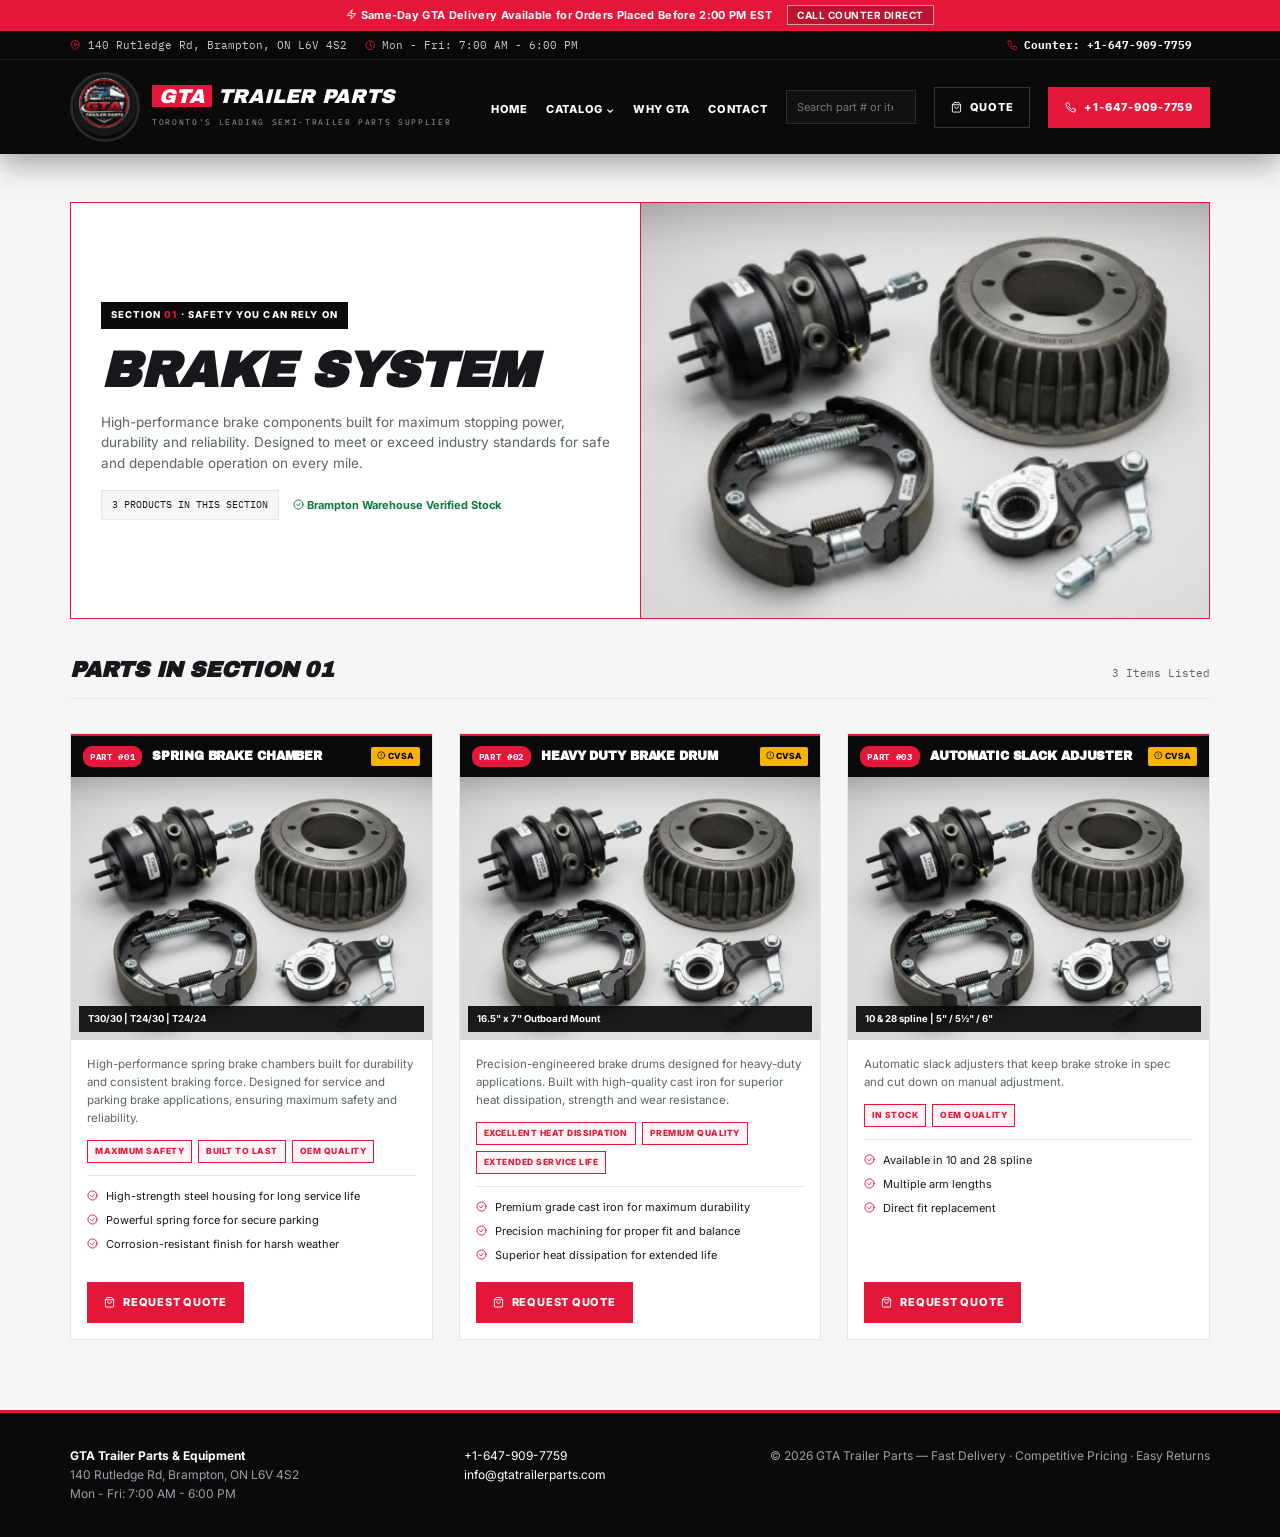
<file: gta-vercel-site/system/brake-system/index.html>
<!DOCTYPE html><html lang="en"><head><meta charset="utf-8"><meta name="viewport" content="width=device-width,initial-scale=1">
<title>Brake System | GTA Trailer Parts &amp; Equipment</title><meta name="description" content="High-performance brake components built for maximum stopping power, durability and reliability. Designed to meet or exceed industry standards for safe and dependable operation on every mile."><meta property="og:title" content="Brake System | GTA Trailer Parts &amp; Equipment"><meta property="og:image" content="../../assets/img/logo.png">
<link rel="icon" href="../../assets/img/logo.png">
<link href="https://fonts.googleapis.com/css2?family=Archivo+Black&family=Inter:wght@400;500;600;700;800&family=IBM+Plex+Mono:wght@400;500;600&display=swap" rel="stylesheet">
<link rel="stylesheet" href="../../assets/css/style.css"></head><body><div class="announce"><svg class="ico" viewBox="0 0 24 24" aria-hidden="true"><path d="M13 2L3 14h9l-1 8 10-12h-9z"/></svg> Same-Day GTA Delivery Available for Orders Placed Before 2:00 PM EST <a href="tel:+16479097759">CALL COUNTER DIRECT</a></div>
<div class="infobar mono"><div class="wrap wide"><div><span><svg class="ico" viewBox="0 0 24 24" aria-hidden="true"><path d="M21 10c0 7-9 13-9 13S3 17 3 10a9 9 0 0118 0z"/><circle cx="12" cy="10" r="3"/></svg> 140 Rutledge Rd, Brampton, ON L6V 4S2</span><span><svg class="ico" viewBox="0 0 24 24" aria-hidden="true"><circle cx="12" cy="12" r="10"/><path d="M12 6v6l4 2"/></svg> Mon - Fri: 7:00 AM - 6:00 PM</span></div><div><span><svg class="ico" viewBox="0 0 24 24" aria-hidden="true"><path d="M22 16.9v3a2 2 0 01-2.2 2 19.8 19.8 0 01-8.6-3.1 19.5 19.5 0 01-6-6A19.8 19.8 0 012.1 4.2 2 2 0 014.1 2h3a2 2 0 012 1.7c.1 1 .4 1.9.7 2.8a2 2 0 01-.5 2.1L8.1 9.9a16 16 0 006 6l1.3-1.3a2 2 0 012.1-.4c.9.3 1.8.6 2.8.7a2 2 0 011.7 2z"/></svg> <b>Counter: +1-647-909-7759</b></span></div></div></div>
<header class="site-header"><div class="wrap wide">
<a class="brand" href="../../"><span class="logo"><img src="../../assets/img/logo.png" alt="GTA Trailer Parts"></span><span><span class="name"><i>GTA</i>Trailer Parts</span><small>Toronto&#x27;s Leading Semi-Trailer Parts Supplier</small></span></a>
<nav class="nav" id="site-nav"><ul><li><a href="../../">Home</a></li><li class="menu-item-has-children"><a href="../../#catalog">Catalog</a><ul class="sub-menu"><li><a href="../../system/brake-system/">Brake System</a></li><li><a href="../../system/air-system/">Air System</a></li><li><a href="../../system/suspension-system/">Suspension System</a></li><li><a href="../../system/hydraulic-system/">Hydraulic System</a></li><li><a href="../../system/body-parts/">Body Parts</a></li><li><a href="../../system/hardware-fasteners/">Hardware &amp; Fasteners</a></li><li><a href="../../system/electrical-lighting-system/">Electrical &amp; Lighting System</a></li><li><a href="../../system/trailer-accessories/">Trailer Accessories</a></li></ul></li><li><a href="../../#why">Why GTA</a></li><li><a href="../../#contact">Contact</a></li></ul>
<form class="hsearch" action="../../search/" method="get"><input type="search" name="q" placeholder="Search part # or item..." aria-label="Search parts"></form>
<a class="btn dark nav-quote" href="../../quote/"><svg class="ico" viewBox="0 0 24 24" aria-hidden="true"><path d="M6 2L3 6v14a2 2 0 002 2h14a2 2 0 002-2V6l-3-4z"/><path d="M3 6h18"/><path d="M16 10a4 4 0 01-8 0"/></svg> Quote</a><a class="btn" href="tel:+16479097759"><svg class="ico" viewBox="0 0 24 24" aria-hidden="true"><path d="M22 16.9v3a2 2 0 01-2.2 2 19.8 19.8 0 01-8.6-3.1 19.5 19.5 0 01-6-6A19.8 19.8 0 012.1 4.2 2 2 0 014.1 2h3a2 2 0 012 1.7c.1 1 .4 1.9.7 2.8a2 2 0 01-.5 2.1L8.1 9.9a16 16 0 006 6l1.3-1.3a2 2 0 012.1-.4c.9.3 1.8.6 2.8.7a2 2 0 011.7 2z"/></svg> +1-647-909-7759</a></nav>
<button class="menu-toggle" aria-controls="site-nav" aria-expanded="false">Menu</button></div></header><div class="wrap wide"><div class="sec-hero"><div class="txt"><span class="pill">Section <em>01</em> &middot; Safety you can rely on</span><h1>Brake System</h1><p>High-performance brake components built for maximum stopping power, durability and reliability. Designed to meet or exceed industry standards for safe and dependable operation on every mile.</p>
<div class="facts"><span class="box">3 products in this section</span><span class="ok"><svg class="ico" viewBox="0 0 24 24" aria-hidden="true"><circle cx="12" cy="12" r="10"/><path d="M8 12l3 3 5-6"/></svg> Brampton Warehouse Verified Stock</span></div></div>
<div class="img"><img src="../../assets/img/system-1.jpg" alt="Brake System"></div></div>
<div class="parts-head"><h2>Parts in Section 01</h2><span class="mono">3 Items Listed</span></div>
<div class="part-grid"><article class="pcard"><div class="ph"><span class="no mono">Part #01</span><h3 class="display">Spring Brake Chamber</h3><span class="cvsa"><svg class="ico" viewBox="0 0 24 24" aria-hidden="true"><circle cx="12" cy="12" r="10"/><path d="M12 8v4M12 16h.01"/></svg> CVSA</span></div>
<figure class="pimg"><img src="../../assets/img/system-1.jpg" alt="Spring Brake Chamber" loading="lazy"><figcaption class="spec">T30/30 | T24/30 | T24/24</figcaption></figure>
<div class="pbody"><p>High-performance spring brake chambers built for durability and consistent braking force. Designed for service and parking brake applications, ensuring maximum safety and reliability.</p><div class="tags"><span>MAXIMUM SAFETY</span><span>BUILT TO LAST</span><span>OEM QUALITY</span></div><ul class="feat"><li><svg class="ico" viewBox="0 0 24 24" aria-hidden="true"><circle cx="12" cy="12" r="10"/><path d="M8 12l3 3 5-6"/></svg><span>High-strength steel housing for long service life</span></li><li><svg class="ico" viewBox="0 0 24 24" aria-hidden="true"><circle cx="12" cy="12" r="10"/><path d="M8 12l3 3 5-6"/></svg><span>Powerful spring force for secure parking</span></li><li><svg class="ico" viewBox="0 0 24 24" aria-hidden="true"><circle cx="12" cy="12" r="10"/><path d="M8 12l3 3 5-6"/></svg><span>Corrosion-resistant finish for harsh weather</span></li></ul><div class="pfoot"><a class="btn" href="../../quote/?part=#01%20Spring%20Brake%20Chamber"><svg class="ico" viewBox="0 0 24 24" aria-hidden="true"><path d="M6 2L3 6v14a2 2 0 002 2h14a2 2 0 002-2V6l-3-4z"/><path d="M3 6h18"/><path d="M16 10a4 4 0 01-8 0"/></svg> Request Quote</a></div></div></article><article class="pcard"><div class="ph"><span class="no mono">Part #02</span><h3 class="display">Heavy Duty Brake Drum</h3><span class="cvsa"><svg class="ico" viewBox="0 0 24 24" aria-hidden="true"><circle cx="12" cy="12" r="10"/><path d="M12 8v4M12 16h.01"/></svg> CVSA</span></div>
<figure class="pimg"><img src="../../assets/img/system-1.jpg" alt="Heavy Duty Brake Drum" loading="lazy"><figcaption class="spec">16.5&quot; x 7&quot; Outboard Mount</figcaption></figure>
<div class="pbody"><p>Precision-engineered brake drums designed for heavy-duty applications. Built with high-quality cast iron for superior heat dissipation, strength and wear resistance.</p><div class="tags"><span>EXCELLENT HEAT DISSIPATION</span><span>PREMIUM QUALITY</span><span>EXTENDED SERVICE LIFE</span></div><ul class="feat"><li><svg class="ico" viewBox="0 0 24 24" aria-hidden="true"><circle cx="12" cy="12" r="10"/><path d="M8 12l3 3 5-6"/></svg><span>Premium grade cast iron for maximum durability</span></li><li><svg class="ico" viewBox="0 0 24 24" aria-hidden="true"><circle cx="12" cy="12" r="10"/><path d="M8 12l3 3 5-6"/></svg><span>Precision machining for proper fit and balance</span></li><li><svg class="ico" viewBox="0 0 24 24" aria-hidden="true"><circle cx="12" cy="12" r="10"/><path d="M8 12l3 3 5-6"/></svg><span>Superior heat dissipation for extended life</span></li></ul><div class="pfoot"><a class="btn" href="../../quote/?part=#02%20Heavy%20Duty%20Brake%20Drum"><svg class="ico" viewBox="0 0 24 24" aria-hidden="true"><path d="M6 2L3 6v14a2 2 0 002 2h14a2 2 0 002-2V6l-3-4z"/><path d="M3 6h18"/><path d="M16 10a4 4 0 01-8 0"/></svg> Request Quote</a></div></div></article><article class="pcard"><div class="ph"><span class="no mono">Part #03</span><h3 class="display">Automatic Slack Adjuster</h3><span class="cvsa"><svg class="ico" viewBox="0 0 24 24" aria-hidden="true"><circle cx="12" cy="12" r="10"/><path d="M12 8v4M12 16h.01"/></svg> CVSA</span></div>
<figure class="pimg"><img src="../../assets/img/system-1.jpg" alt="Automatic Slack Adjuster" loading="lazy"><figcaption class="spec">10 &amp; 28 spline | 5&quot; / 5½&quot; / 6&quot;</figcaption></figure>
<div class="pbody"><p>Automatic slack adjusters that keep brake stroke in spec and cut down on manual adjustment.</p><div class="tags"><span>IN STOCK</span><span>OEM QUALITY</span></div><ul class="feat"><li><svg class="ico" viewBox="0 0 24 24" aria-hidden="true"><circle cx="12" cy="12" r="10"/><path d="M8 12l3 3 5-6"/></svg><span>Available in 10 and 28 spline</span></li><li><svg class="ico" viewBox="0 0 24 24" aria-hidden="true"><circle cx="12" cy="12" r="10"/><path d="M8 12l3 3 5-6"/></svg><span>Multiple arm lengths</span></li><li><svg class="ico" viewBox="0 0 24 24" aria-hidden="true"><circle cx="12" cy="12" r="10"/><path d="M8 12l3 3 5-6"/></svg><span>Direct fit replacement</span></li></ul><div class="pfoot"><a class="btn" href="../../quote/?part=#03%20Automatic%20Slack%20Adjuster"><svg class="ico" viewBox="0 0 24 24" aria-hidden="true"><path d="M6 2L3 6v14a2 2 0 002 2h14a2 2 0 002-2V6l-3-4z"/><path d="M3 6h18"/><path d="M16 10a4 4 0 01-8 0"/></svg> Request Quote</a></div></div></article></div></div><footer class="site-footer"><div class="wrap wide"><div><b>GTA Trailer Parts &amp; Equipment</b><br>140 Rutledge Rd, Brampton, ON L6V 4S2<br>Mon - Fri: 7:00 AM - 6:00 PM</div>
<div><a href="tel:+16479097759">+1-647-909-7759</a><br><a href="mailto:info@gtatrailerparts.com">info@gtatrailerparts.com</a></div><div>&copy; 2026 GTA Trailer Parts &mdash; Fast Delivery &middot; Competitive Pricing &middot; Easy Returns</div></div></footer>
<script src="../../assets/js/main.js"></script></body></html>
</file>
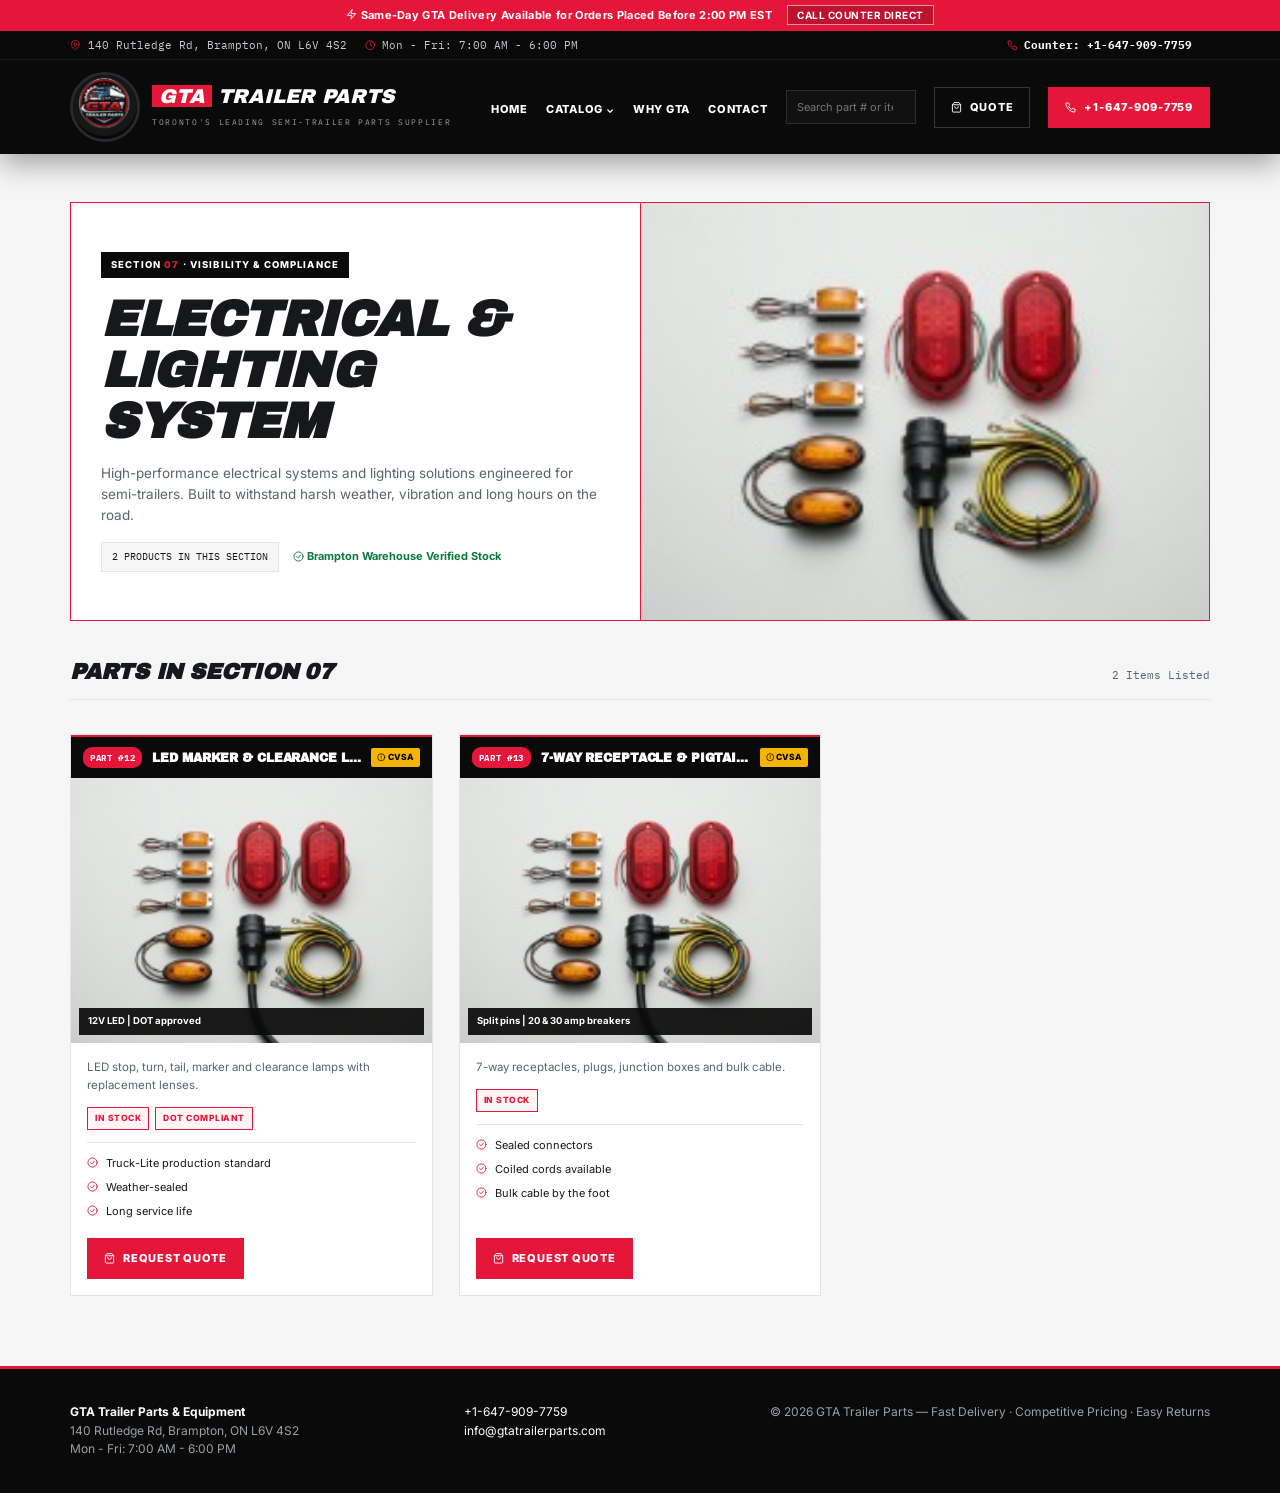
<file: gta-vercel-site/system/electrical-lighting-system/index.html>
<!DOCTYPE html><html lang="en"><head><meta charset="utf-8"><meta name="viewport" content="width=device-width,initial-scale=1">
<title>Electrical &amp; Lighting System | GTA Trailer Parts &amp; Equipment</title><meta name="description" content="High-performance electrical systems and lighting solutions engineered for semi-trailers. Built to withstand harsh weather, vibration and long hours on the road."><meta property="og:title" content="Electrical &amp; Lighting System | GTA Trailer Parts &amp; Equipment"><meta property="og:image" content="../../assets/img/logo.png">
<link rel="icon" href="../../assets/img/logo.png">
<link href="https://fonts.googleapis.com/css2?family=Archivo+Black&family=Inter:wght@400;500;600;700;800&family=IBM+Plex+Mono:wght@400;500;600&display=swap" rel="stylesheet">
<link rel="stylesheet" href="../../assets/css/style.css"></head><body><div class="announce"><svg class="ico" viewBox="0 0 24 24" aria-hidden="true"><path d="M13 2L3 14h9l-1 8 10-12h-9z"/></svg> Same-Day GTA Delivery Available for Orders Placed Before 2:00 PM EST <a href="tel:+16479097759">CALL COUNTER DIRECT</a></div>
<div class="infobar mono"><div class="wrap wide"><div><span><svg class="ico" viewBox="0 0 24 24" aria-hidden="true"><path d="M21 10c0 7-9 13-9 13S3 17 3 10a9 9 0 0118 0z"/><circle cx="12" cy="10" r="3"/></svg> 140 Rutledge Rd, Brampton, ON L6V 4S2</span><span><svg class="ico" viewBox="0 0 24 24" aria-hidden="true"><circle cx="12" cy="12" r="10"/><path d="M12 6v6l4 2"/></svg> Mon - Fri: 7:00 AM - 6:00 PM</span></div><div><span><svg class="ico" viewBox="0 0 24 24" aria-hidden="true"><path d="M22 16.9v3a2 2 0 01-2.2 2 19.8 19.8 0 01-8.6-3.1 19.5 19.5 0 01-6-6A19.8 19.8 0 012.1 4.2 2 2 0 014.1 2h3a2 2 0 012 1.7c.1 1 .4 1.9.7 2.8a2 2 0 01-.5 2.1L8.1 9.9a16 16 0 006 6l1.3-1.3a2 2 0 012.1-.4c.9.3 1.8.6 2.8.7a2 2 0 011.7 2z"/></svg> <b>Counter: +1-647-909-7759</b></span></div></div></div>
<header class="site-header"><div class="wrap wide">
<a class="brand" href="../../"><span class="logo"><img src="../../assets/img/logo.png" alt="GTA Trailer Parts"></span><span><span class="name"><i>GTA</i>Trailer Parts</span><small>Toronto&#x27;s Leading Semi-Trailer Parts Supplier</small></span></a>
<nav class="nav" id="site-nav"><ul><li><a href="../../">Home</a></li><li class="menu-item-has-children"><a href="../../#catalog">Catalog</a><ul class="sub-menu"><li><a href="../../system/brake-system/">Brake System</a></li><li><a href="../../system/air-system/">Air System</a></li><li><a href="../../system/suspension-system/">Suspension System</a></li><li><a href="../../system/hydraulic-system/">Hydraulic System</a></li><li><a href="../../system/body-parts/">Body Parts</a></li><li><a href="../../system/hardware-fasteners/">Hardware &amp; Fasteners</a></li><li><a href="../../system/electrical-lighting-system/">Electrical &amp; Lighting System</a></li><li><a href="../../system/trailer-accessories/">Trailer Accessories</a></li></ul></li><li><a href="../../#why">Why GTA</a></li><li><a href="../../#contact">Contact</a></li></ul>
<form class="hsearch" action="../../search/" method="get"><input type="search" name="q" placeholder="Search part # or item..." aria-label="Search parts"></form>
<a class="btn dark nav-quote" href="../../quote/"><svg class="ico" viewBox="0 0 24 24" aria-hidden="true"><path d="M6 2L3 6v14a2 2 0 002 2h14a2 2 0 002-2V6l-3-4z"/><path d="M3 6h18"/><path d="M16 10a4 4 0 01-8 0"/></svg> Quote</a><a class="btn" href="tel:+16479097759"><svg class="ico" viewBox="0 0 24 24" aria-hidden="true"><path d="M22 16.9v3a2 2 0 01-2.2 2 19.8 19.8 0 01-8.6-3.1 19.5 19.5 0 01-6-6A19.8 19.8 0 012.1 4.2 2 2 0 014.1 2h3a2 2 0 012 1.7c.1 1 .4 1.9.7 2.8a2 2 0 01-.5 2.1L8.1 9.9a16 16 0 006 6l1.3-1.3a2 2 0 012.1-.4c.9.3 1.8.6 2.8.7a2 2 0 011.7 2z"/></svg> +1-647-909-7759</a></nav>
<button class="menu-toggle" aria-controls="site-nav" aria-expanded="false">Menu</button></div></header><div class="wrap wide"><div class="sec-hero"><div class="txt"><span class="pill">Section <em>07</em> &middot; Visibility &amp; compliance</span><h1>Electrical &amp; Lighting System</h1><p>High-performance electrical systems and lighting solutions engineered for semi-trailers. Built to withstand harsh weather, vibration and long hours on the road.</p>
<div class="facts"><span class="box">2 products in this section</span><span class="ok"><svg class="ico" viewBox="0 0 24 24" aria-hidden="true"><circle cx="12" cy="12" r="10"/><path d="M8 12l3 3 5-6"/></svg> Brampton Warehouse Verified Stock</span></div></div>
<div class="img"><img src="../../assets/img/system-7.jpg" alt="Electrical &amp; Lighting System"></div></div>
<div class="parts-head"><h2>Parts in Section 07</h2><span class="mono">2 Items Listed</span></div>
<div class="part-grid"><article class="pcard"><div class="ph"><span class="no mono">Part #12</span><h3 class="display">LED Marker &amp; Clearance Lights</h3><span class="cvsa"><svg class="ico" viewBox="0 0 24 24" aria-hidden="true"><circle cx="12" cy="12" r="10"/><path d="M12 8v4M12 16h.01"/></svg> CVSA</span></div>
<figure class="pimg"><img src="../../assets/img/system-7.jpg" alt="LED Marker &amp; Clearance Lights" loading="lazy"><figcaption class="spec">12V LED | DOT approved</figcaption></figure>
<div class="pbody"><p>LED stop, turn, tail, marker and clearance lamps with replacement lenses.</p><div class="tags"><span>IN STOCK</span><span>DOT COMPLIANT</span></div><ul class="feat"><li><svg class="ico" viewBox="0 0 24 24" aria-hidden="true"><circle cx="12" cy="12" r="10"/><path d="M8 12l3 3 5-6"/></svg><span>Truck-Lite production standard</span></li><li><svg class="ico" viewBox="0 0 24 24" aria-hidden="true"><circle cx="12" cy="12" r="10"/><path d="M8 12l3 3 5-6"/></svg><span>Weather-sealed</span></li><li><svg class="ico" viewBox="0 0 24 24" aria-hidden="true"><circle cx="12" cy="12" r="10"/><path d="M8 12l3 3 5-6"/></svg><span>Long service life</span></li></ul><div class="pfoot"><a class="btn" href="../../quote/?part=#12%20LED%20Marker%20&amp;%20Clearance%20Lights"><svg class="ico" viewBox="0 0 24 24" aria-hidden="true"><path d="M6 2L3 6v14a2 2 0 002 2h14a2 2 0 002-2V6l-3-4z"/><path d="M3 6h18"/><path d="M16 10a4 4 0 01-8 0"/></svg> Request Quote</a></div></div></article><article class="pcard"><div class="ph"><span class="no mono">Part #13</span><h3 class="display">7-Way Receptacle &amp; Pigtails</h3><span class="cvsa"><svg class="ico" viewBox="0 0 24 24" aria-hidden="true"><circle cx="12" cy="12" r="10"/><path d="M12 8v4M12 16h.01"/></svg> CVSA</span></div>
<figure class="pimg"><img src="../../assets/img/system-7.jpg" alt="7-Way Receptacle &amp; Pigtails" loading="lazy"><figcaption class="spec">Split pins | 20 &amp; 30 amp breakers</figcaption></figure>
<div class="pbody"><p>7-way receptacles, plugs, junction boxes and bulk cable.</p><div class="tags"><span>IN STOCK</span></div><ul class="feat"><li><svg class="ico" viewBox="0 0 24 24" aria-hidden="true"><circle cx="12" cy="12" r="10"/><path d="M8 12l3 3 5-6"/></svg><span>Sealed connectors</span></li><li><svg class="ico" viewBox="0 0 24 24" aria-hidden="true"><circle cx="12" cy="12" r="10"/><path d="M8 12l3 3 5-6"/></svg><span>Coiled cords available</span></li><li><svg class="ico" viewBox="0 0 24 24" aria-hidden="true"><circle cx="12" cy="12" r="10"/><path d="M8 12l3 3 5-6"/></svg><span>Bulk cable by the foot</span></li></ul><div class="pfoot"><a class="btn" href="../../quote/?part=#13%207-Way%20Receptacle%20&amp;%20Pigtails"><svg class="ico" viewBox="0 0 24 24" aria-hidden="true"><path d="M6 2L3 6v14a2 2 0 002 2h14a2 2 0 002-2V6l-3-4z"/><path d="M3 6h18"/><path d="M16 10a4 4 0 01-8 0"/></svg> Request Quote</a></div></div></article></div></div><footer class="site-footer"><div class="wrap wide"><div><b>GTA Trailer Parts &amp; Equipment</b><br>140 Rutledge Rd, Brampton, ON L6V 4S2<br>Mon - Fri: 7:00 AM - 6:00 PM</div>
<div><a href="tel:+16479097759">+1-647-909-7759</a><br><a href="mailto:info@gtatrailerparts.com">info@gtatrailerparts.com</a></div><div>&copy; 2026 GTA Trailer Parts &mdash; Fast Delivery &middot; Competitive Pricing &middot; Easy Returns</div></div></footer>
<script src="../../assets/js/main.js"></script></body></html>
</file>
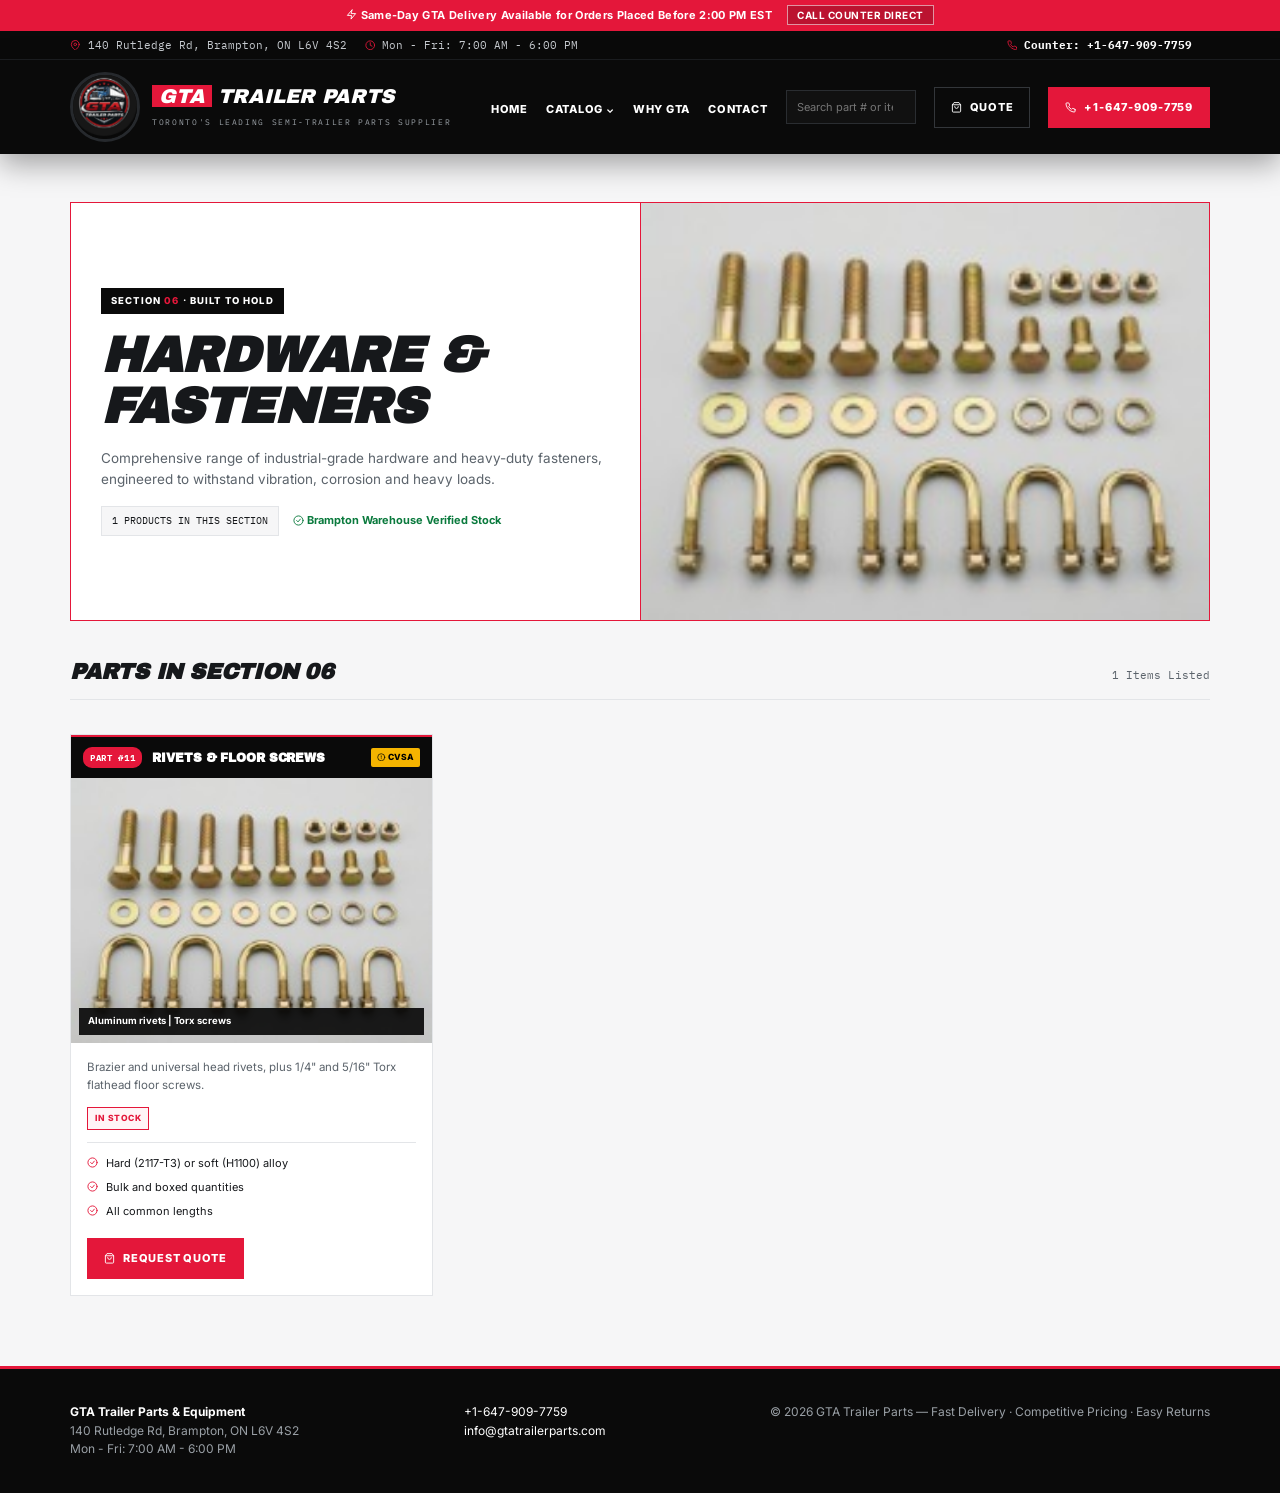
<file: gta-vercel-site/system/hardware-fasteners/index.html>
<!DOCTYPE html><html lang="en"><head><meta charset="utf-8"><meta name="viewport" content="width=device-width,initial-scale=1">
<title>Hardware &amp; Fasteners | GTA Trailer Parts &amp; Equipment</title><meta name="description" content="Comprehensive range of industrial-grade hardware and heavy-duty fasteners, engineered to withstand vibration, corrosion and heavy loads."><meta property="og:title" content="Hardware &amp; Fasteners | GTA Trailer Parts &amp; Equipment"><meta property="og:image" content="../../assets/img/logo.png">
<link rel="icon" href="../../assets/img/logo.png">
<link href="https://fonts.googleapis.com/css2?family=Archivo+Black&family=Inter:wght@400;500;600;700;800&family=IBM+Plex+Mono:wght@400;500;600&display=swap" rel="stylesheet">
<link rel="stylesheet" href="../../assets/css/style.css"></head><body><div class="announce"><svg class="ico" viewBox="0 0 24 24" aria-hidden="true"><path d="M13 2L3 14h9l-1 8 10-12h-9z"/></svg> Same-Day GTA Delivery Available for Orders Placed Before 2:00 PM EST <a href="tel:+16479097759">CALL COUNTER DIRECT</a></div>
<div class="infobar mono"><div class="wrap wide"><div><span><svg class="ico" viewBox="0 0 24 24" aria-hidden="true"><path d="M21 10c0 7-9 13-9 13S3 17 3 10a9 9 0 0118 0z"/><circle cx="12" cy="10" r="3"/></svg> 140 Rutledge Rd, Brampton, ON L6V 4S2</span><span><svg class="ico" viewBox="0 0 24 24" aria-hidden="true"><circle cx="12" cy="12" r="10"/><path d="M12 6v6l4 2"/></svg> Mon - Fri: 7:00 AM - 6:00 PM</span></div><div><span><svg class="ico" viewBox="0 0 24 24" aria-hidden="true"><path d="M22 16.9v3a2 2 0 01-2.2 2 19.8 19.8 0 01-8.6-3.1 19.5 19.5 0 01-6-6A19.8 19.8 0 012.1 4.2 2 2 0 014.1 2h3a2 2 0 012 1.7c.1 1 .4 1.9.7 2.8a2 2 0 01-.5 2.1L8.1 9.9a16 16 0 006 6l1.3-1.3a2 2 0 012.1-.4c.9.3 1.8.6 2.8.7a2 2 0 011.7 2z"/></svg> <b>Counter: +1-647-909-7759</b></span></div></div></div>
<header class="site-header"><div class="wrap wide">
<a class="brand" href="../../"><span class="logo"><img src="../../assets/img/logo.png" alt="GTA Trailer Parts"></span><span><span class="name"><i>GTA</i>Trailer Parts</span><small>Toronto&#x27;s Leading Semi-Trailer Parts Supplier</small></span></a>
<nav class="nav" id="site-nav"><ul><li><a href="../../">Home</a></li><li class="menu-item-has-children"><a href="../../#catalog">Catalog</a><ul class="sub-menu"><li><a href="../../system/brake-system/">Brake System</a></li><li><a href="../../system/air-system/">Air System</a></li><li><a href="../../system/suspension-system/">Suspension System</a></li><li><a href="../../system/hydraulic-system/">Hydraulic System</a></li><li><a href="../../system/body-parts/">Body Parts</a></li><li><a href="../../system/hardware-fasteners/">Hardware &amp; Fasteners</a></li><li><a href="../../system/electrical-lighting-system/">Electrical &amp; Lighting System</a></li><li><a href="../../system/trailer-accessories/">Trailer Accessories</a></li></ul></li><li><a href="../../#why">Why GTA</a></li><li><a href="../../#contact">Contact</a></li></ul>
<form class="hsearch" action="../../search/" method="get"><input type="search" name="q" placeholder="Search part # or item..." aria-label="Search parts"></form>
<a class="btn dark nav-quote" href="../../quote/"><svg class="ico" viewBox="0 0 24 24" aria-hidden="true"><path d="M6 2L3 6v14a2 2 0 002 2h14a2 2 0 002-2V6l-3-4z"/><path d="M3 6h18"/><path d="M16 10a4 4 0 01-8 0"/></svg> Quote</a><a class="btn" href="tel:+16479097759"><svg class="ico" viewBox="0 0 24 24" aria-hidden="true"><path d="M22 16.9v3a2 2 0 01-2.2 2 19.8 19.8 0 01-8.6-3.1 19.5 19.5 0 01-6-6A19.8 19.8 0 012.1 4.2 2 2 0 014.1 2h3a2 2 0 012 1.7c.1 1 .4 1.9.7 2.8a2 2 0 01-.5 2.1L8.1 9.9a16 16 0 006 6l1.3-1.3a2 2 0 012.1-.4c.9.3 1.8.6 2.8.7a2 2 0 011.7 2z"/></svg> +1-647-909-7759</a></nav>
<button class="menu-toggle" aria-controls="site-nav" aria-expanded="false">Menu</button></div></header><div class="wrap wide"><div class="sec-hero"><div class="txt"><span class="pill">Section <em>06</em> &middot; Built to hold</span><h1>Hardware &amp; Fasteners</h1><p>Comprehensive range of industrial-grade hardware and heavy-duty fasteners, engineered to withstand vibration, corrosion and heavy loads.</p>
<div class="facts"><span class="box">1 products in this section</span><span class="ok"><svg class="ico" viewBox="0 0 24 24" aria-hidden="true"><circle cx="12" cy="12" r="10"/><path d="M8 12l3 3 5-6"/></svg> Brampton Warehouse Verified Stock</span></div></div>
<div class="img"><img src="../../assets/img/system-6.jpg" alt="Hardware &amp; Fasteners"></div></div>
<div class="parts-head"><h2>Parts in Section 06</h2><span class="mono">1 Items Listed</span></div>
<div class="part-grid"><article class="pcard"><div class="ph"><span class="no mono">Part #11</span><h3 class="display">Rivets &amp; Floor Screws</h3><span class="cvsa"><svg class="ico" viewBox="0 0 24 24" aria-hidden="true"><circle cx="12" cy="12" r="10"/><path d="M12 8v4M12 16h.01"/></svg> CVSA</span></div>
<figure class="pimg"><img src="../../assets/img/system-6.jpg" alt="Rivets &amp; Floor Screws" loading="lazy"><figcaption class="spec">Aluminum rivets | Torx screws</figcaption></figure>
<div class="pbody"><p>Brazier and universal head rivets, plus 1/4&quot; and 5/16&quot; Torx flathead floor screws.</p><div class="tags"><span>IN STOCK</span></div><ul class="feat"><li><svg class="ico" viewBox="0 0 24 24" aria-hidden="true"><circle cx="12" cy="12" r="10"/><path d="M8 12l3 3 5-6"/></svg><span>Hard (2117-T3) or soft (H1100) alloy</span></li><li><svg class="ico" viewBox="0 0 24 24" aria-hidden="true"><circle cx="12" cy="12" r="10"/><path d="M8 12l3 3 5-6"/></svg><span>Bulk and boxed quantities</span></li><li><svg class="ico" viewBox="0 0 24 24" aria-hidden="true"><circle cx="12" cy="12" r="10"/><path d="M8 12l3 3 5-6"/></svg><span>All common lengths</span></li></ul><div class="pfoot"><a class="btn" href="../../quote/?part=#11%20Rivets%20&amp;%20Floor%20Screws"><svg class="ico" viewBox="0 0 24 24" aria-hidden="true"><path d="M6 2L3 6v14a2 2 0 002 2h14a2 2 0 002-2V6l-3-4z"/><path d="M3 6h18"/><path d="M16 10a4 4 0 01-8 0"/></svg> Request Quote</a></div></div></article></div></div><footer class="site-footer"><div class="wrap wide"><div><b>GTA Trailer Parts &amp; Equipment</b><br>140 Rutledge Rd, Brampton, ON L6V 4S2<br>Mon - Fri: 7:00 AM - 6:00 PM</div>
<div><a href="tel:+16479097759">+1-647-909-7759</a><br><a href="mailto:info@gtatrailerparts.com">info@gtatrailerparts.com</a></div><div>&copy; 2026 GTA Trailer Parts &mdash; Fast Delivery &middot; Competitive Pricing &middot; Easy Returns</div></div></footer>
<script src="../../assets/js/main.js"></script></body></html>
</file>
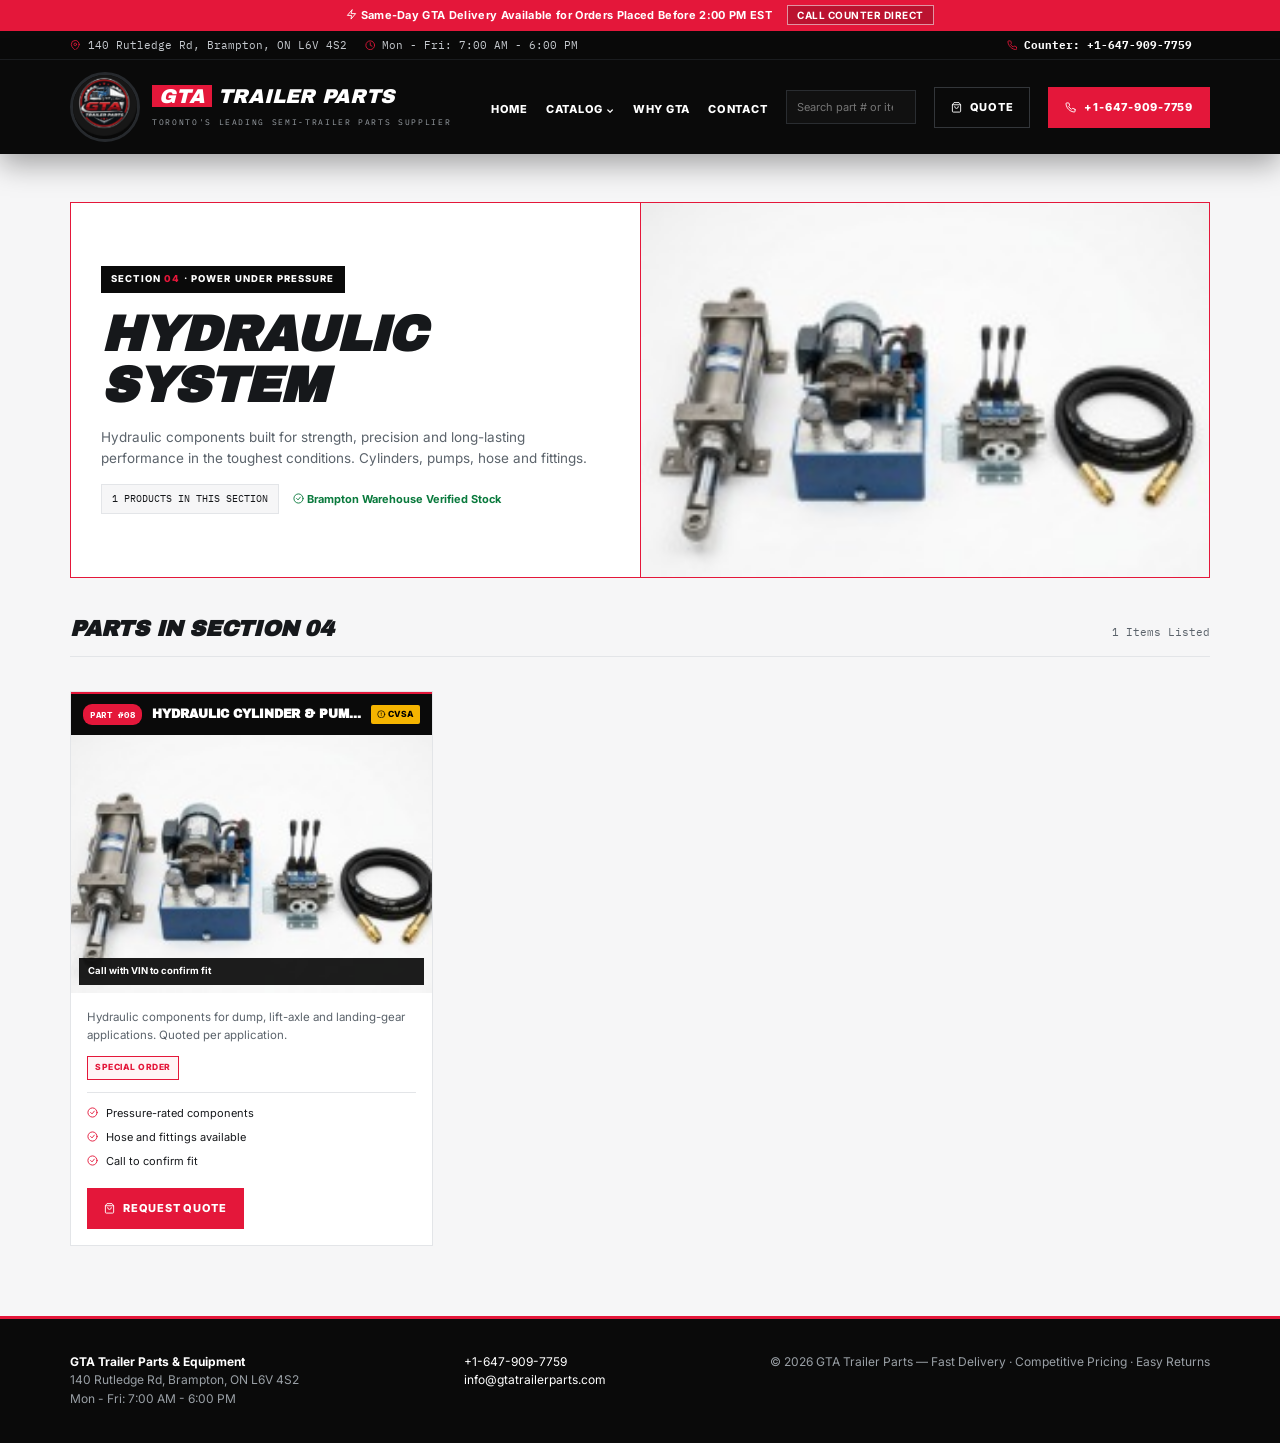
<file: gta-vercel-site/system/hydraulic-system/index.html>
<!DOCTYPE html><html lang="en"><head><meta charset="utf-8"><meta name="viewport" content="width=device-width,initial-scale=1">
<title>Hydraulic System | GTA Trailer Parts &amp; Equipment</title><meta name="description" content="Hydraulic components built for strength, precision and long-lasting performance in the toughest conditions. Cylinders, pumps, hose and fittings."><meta property="og:title" content="Hydraulic System | GTA Trailer Parts &amp; Equipment"><meta property="og:image" content="../../assets/img/logo.png">
<link rel="icon" href="../../assets/img/logo.png">
<link href="https://fonts.googleapis.com/css2?family=Archivo+Black&family=Inter:wght@400;500;600;700;800&family=IBM+Plex+Mono:wght@400;500;600&display=swap" rel="stylesheet">
<link rel="stylesheet" href="../../assets/css/style.css"></head><body><div class="announce"><svg class="ico" viewBox="0 0 24 24" aria-hidden="true"><path d="M13 2L3 14h9l-1 8 10-12h-9z"/></svg> Same-Day GTA Delivery Available for Orders Placed Before 2:00 PM EST <a href="tel:+16479097759">CALL COUNTER DIRECT</a></div>
<div class="infobar mono"><div class="wrap wide"><div><span><svg class="ico" viewBox="0 0 24 24" aria-hidden="true"><path d="M21 10c0 7-9 13-9 13S3 17 3 10a9 9 0 0118 0z"/><circle cx="12" cy="10" r="3"/></svg> 140 Rutledge Rd, Brampton, ON L6V 4S2</span><span><svg class="ico" viewBox="0 0 24 24" aria-hidden="true"><circle cx="12" cy="12" r="10"/><path d="M12 6v6l4 2"/></svg> Mon - Fri: 7:00 AM - 6:00 PM</span></div><div><span><svg class="ico" viewBox="0 0 24 24" aria-hidden="true"><path d="M22 16.9v3a2 2 0 01-2.2 2 19.8 19.8 0 01-8.6-3.1 19.5 19.5 0 01-6-6A19.8 19.8 0 012.1 4.2 2 2 0 014.1 2h3a2 2 0 012 1.7c.1 1 .4 1.9.7 2.8a2 2 0 01-.5 2.1L8.1 9.9a16 16 0 006 6l1.3-1.3a2 2 0 012.1-.4c.9.3 1.8.6 2.8.7a2 2 0 011.7 2z"/></svg> <b>Counter: +1-647-909-7759</b></span></div></div></div>
<header class="site-header"><div class="wrap wide">
<a class="brand" href="../../"><span class="logo"><img src="../../assets/img/logo.png" alt="GTA Trailer Parts"></span><span><span class="name"><i>GTA</i>Trailer Parts</span><small>Toronto&#x27;s Leading Semi-Trailer Parts Supplier</small></span></a>
<nav class="nav" id="site-nav"><ul><li><a href="../../">Home</a></li><li class="menu-item-has-children"><a href="../../#catalog">Catalog</a><ul class="sub-menu"><li><a href="../../system/brake-system/">Brake System</a></li><li><a href="../../system/air-system/">Air System</a></li><li><a href="../../system/suspension-system/">Suspension System</a></li><li><a href="../../system/hydraulic-system/">Hydraulic System</a></li><li><a href="../../system/body-parts/">Body Parts</a></li><li><a href="../../system/hardware-fasteners/">Hardware &amp; Fasteners</a></li><li><a href="../../system/electrical-lighting-system/">Electrical &amp; Lighting System</a></li><li><a href="../../system/trailer-accessories/">Trailer Accessories</a></li></ul></li><li><a href="../../#why">Why GTA</a></li><li><a href="../../#contact">Contact</a></li></ul>
<form class="hsearch" action="../../search/" method="get"><input type="search" name="q" placeholder="Search part # or item..." aria-label="Search parts"></form>
<a class="btn dark nav-quote" href="../../quote/"><svg class="ico" viewBox="0 0 24 24" aria-hidden="true"><path d="M6 2L3 6v14a2 2 0 002 2h14a2 2 0 002-2V6l-3-4z"/><path d="M3 6h18"/><path d="M16 10a4 4 0 01-8 0"/></svg> Quote</a><a class="btn" href="tel:+16479097759"><svg class="ico" viewBox="0 0 24 24" aria-hidden="true"><path d="M22 16.9v3a2 2 0 01-2.2 2 19.8 19.8 0 01-8.6-3.1 19.5 19.5 0 01-6-6A19.8 19.8 0 012.1 4.2 2 2 0 014.1 2h3a2 2 0 012 1.7c.1 1 .4 1.9.7 2.8a2 2 0 01-.5 2.1L8.1 9.9a16 16 0 006 6l1.3-1.3a2 2 0 012.1-.4c.9.3 1.8.6 2.8.7a2 2 0 011.7 2z"/></svg> +1-647-909-7759</a></nav>
<button class="menu-toggle" aria-controls="site-nav" aria-expanded="false">Menu</button></div></header><div class="wrap wide"><div class="sec-hero"><div class="txt"><span class="pill">Section <em>04</em> &middot; Power under pressure</span><h1>Hydraulic System</h1><p>Hydraulic components built for strength, precision and long-lasting performance in the toughest conditions. Cylinders, pumps, hose and fittings.</p>
<div class="facts"><span class="box">1 products in this section</span><span class="ok"><svg class="ico" viewBox="0 0 24 24" aria-hidden="true"><circle cx="12" cy="12" r="10"/><path d="M8 12l3 3 5-6"/></svg> Brampton Warehouse Verified Stock</span></div></div>
<div class="img"><img src="../../assets/img/system-4.jpg" alt="Hydraulic System"></div></div>
<div class="parts-head"><h2>Parts in Section 04</h2><span class="mono">1 Items Listed</span></div>
<div class="part-grid"><article class="pcard"><div class="ph"><span class="no mono">Part #08</span><h3 class="display">Hydraulic Cylinder &amp; Pump Set</h3><span class="cvsa"><svg class="ico" viewBox="0 0 24 24" aria-hidden="true"><circle cx="12" cy="12" r="10"/><path d="M12 8v4M12 16h.01"/></svg> CVSA</span></div>
<figure class="pimg"><img src="../../assets/img/system-4.jpg" alt="Hydraulic Cylinder &amp; Pump Set" loading="lazy"><figcaption class="spec">Call with VIN to confirm fit</figcaption></figure>
<div class="pbody"><p>Hydraulic components for dump, lift-axle and landing-gear applications. Quoted per application.</p><div class="tags"><span>SPECIAL ORDER</span></div><ul class="feat"><li><svg class="ico" viewBox="0 0 24 24" aria-hidden="true"><circle cx="12" cy="12" r="10"/><path d="M8 12l3 3 5-6"/></svg><span>Pressure-rated components</span></li><li><svg class="ico" viewBox="0 0 24 24" aria-hidden="true"><circle cx="12" cy="12" r="10"/><path d="M8 12l3 3 5-6"/></svg><span>Hose and fittings available</span></li><li><svg class="ico" viewBox="0 0 24 24" aria-hidden="true"><circle cx="12" cy="12" r="10"/><path d="M8 12l3 3 5-6"/></svg><span>Call to confirm fit</span></li></ul><div class="pfoot"><a class="btn" href="../../quote/?part=#08%20Hydraulic%20Cylinder%20&amp;%20Pump%20Set"><svg class="ico" viewBox="0 0 24 24" aria-hidden="true"><path d="M6 2L3 6v14a2 2 0 002 2h14a2 2 0 002-2V6l-3-4z"/><path d="M3 6h18"/><path d="M16 10a4 4 0 01-8 0"/></svg> Request Quote</a></div></div></article></div></div><footer class="site-footer"><div class="wrap wide"><div><b>GTA Trailer Parts &amp; Equipment</b><br>140 Rutledge Rd, Brampton, ON L6V 4S2<br>Mon - Fri: 7:00 AM - 6:00 PM</div>
<div><a href="tel:+16479097759">+1-647-909-7759</a><br><a href="mailto:info@gtatrailerparts.com">info@gtatrailerparts.com</a></div><div>&copy; 2026 GTA Trailer Parts &mdash; Fast Delivery &middot; Competitive Pricing &middot; Easy Returns</div></div></footer>
<script src="../../assets/js/main.js"></script></body></html>
</file>
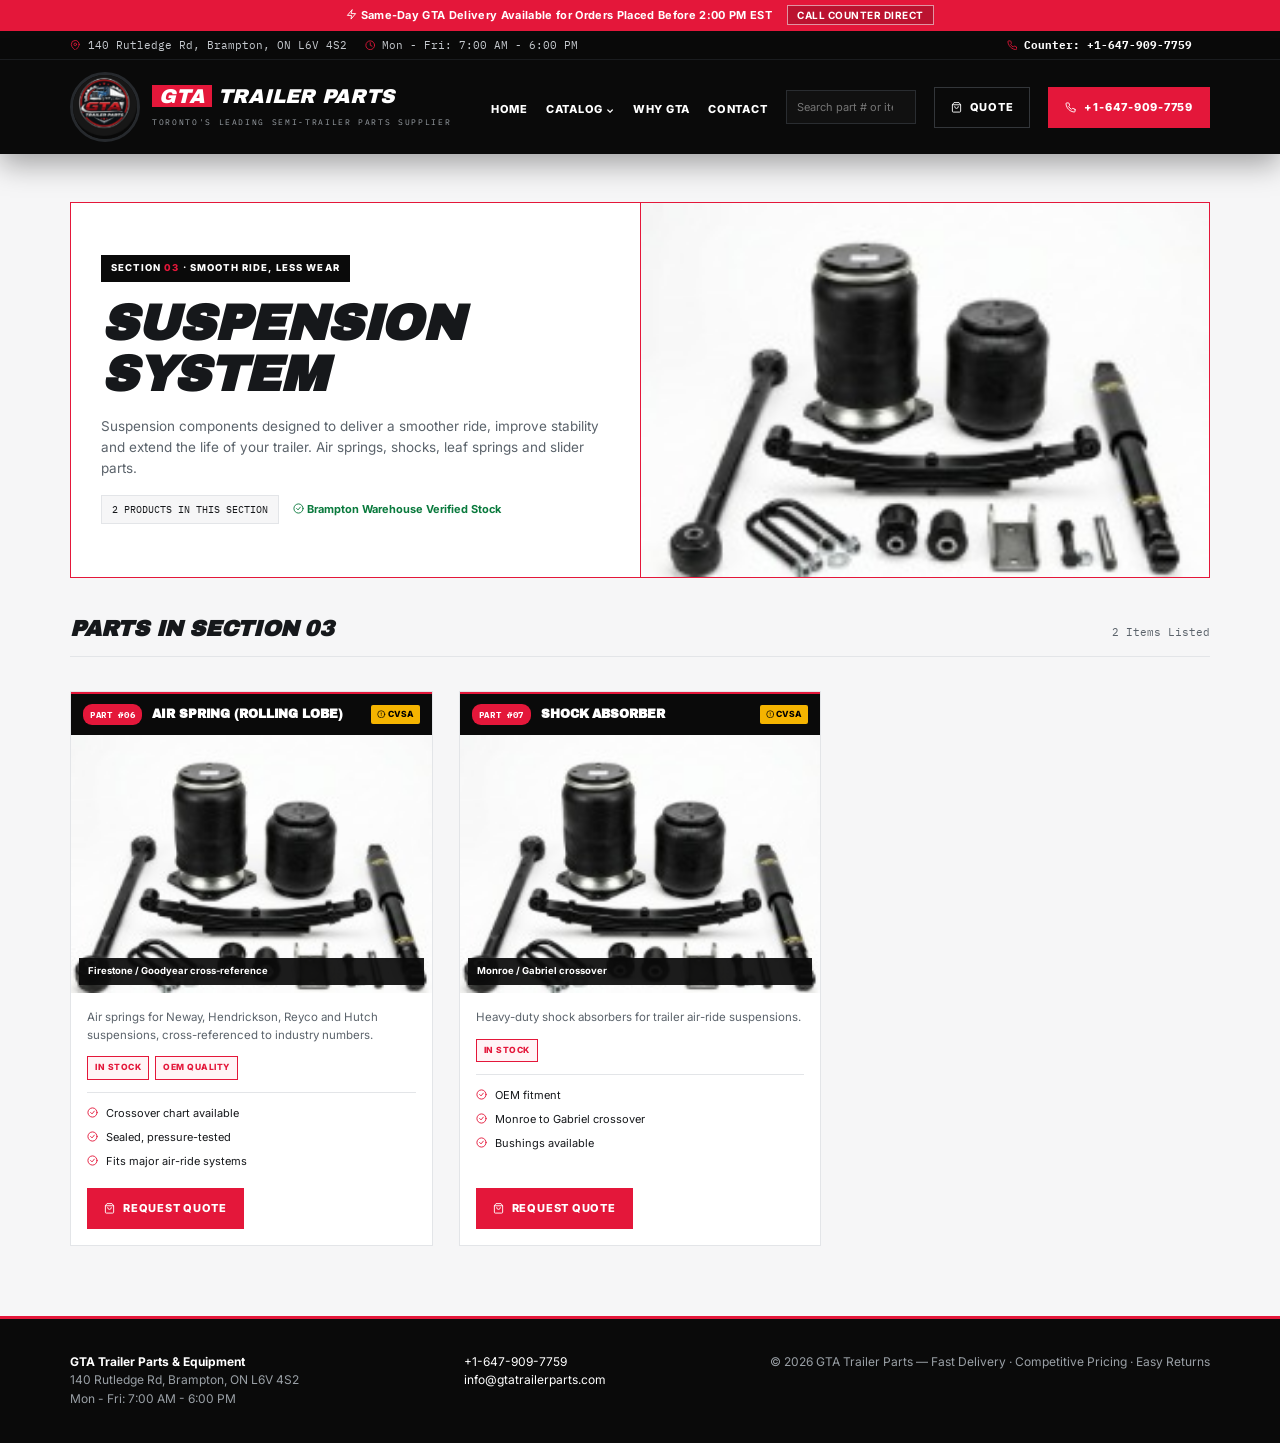
<file: gta-vercel-site/system/suspension-system/index.html>
<!DOCTYPE html><html lang="en"><head><meta charset="utf-8"><meta name="viewport" content="width=device-width,initial-scale=1">
<title>Suspension System | GTA Trailer Parts &amp; Equipment</title><meta name="description" content="Suspension components designed to deliver a smoother ride, improve stability and extend the life of your trailer. Air springs, shocks, leaf springs and slider parts."><meta property="og:title" content="Suspension System | GTA Trailer Parts &amp; Equipment"><meta property="og:image" content="../../assets/img/logo.png">
<link rel="icon" href="../../assets/img/logo.png">
<link href="https://fonts.googleapis.com/css2?family=Archivo+Black&family=Inter:wght@400;500;600;700;800&family=IBM+Plex+Mono:wght@400;500;600&display=swap" rel="stylesheet">
<link rel="stylesheet" href="../../assets/css/style.css"></head><body><div class="announce"><svg class="ico" viewBox="0 0 24 24" aria-hidden="true"><path d="M13 2L3 14h9l-1 8 10-12h-9z"/></svg> Same-Day GTA Delivery Available for Orders Placed Before 2:00 PM EST <a href="tel:+16479097759">CALL COUNTER DIRECT</a></div>
<div class="infobar mono"><div class="wrap wide"><div><span><svg class="ico" viewBox="0 0 24 24" aria-hidden="true"><path d="M21 10c0 7-9 13-9 13S3 17 3 10a9 9 0 0118 0z"/><circle cx="12" cy="10" r="3"/></svg> 140 Rutledge Rd, Brampton, ON L6V 4S2</span><span><svg class="ico" viewBox="0 0 24 24" aria-hidden="true"><circle cx="12" cy="12" r="10"/><path d="M12 6v6l4 2"/></svg> Mon - Fri: 7:00 AM - 6:00 PM</span></div><div><span><svg class="ico" viewBox="0 0 24 24" aria-hidden="true"><path d="M22 16.9v3a2 2 0 01-2.2 2 19.8 19.8 0 01-8.6-3.1 19.5 19.5 0 01-6-6A19.8 19.8 0 012.1 4.2 2 2 0 014.1 2h3a2 2 0 012 1.7c.1 1 .4 1.9.7 2.8a2 2 0 01-.5 2.1L8.1 9.9a16 16 0 006 6l1.3-1.3a2 2 0 012.1-.4c.9.3 1.8.6 2.8.7a2 2 0 011.7 2z"/></svg> <b>Counter: +1-647-909-7759</b></span></div></div></div>
<header class="site-header"><div class="wrap wide">
<a class="brand" href="../../"><span class="logo"><img src="../../assets/img/logo.png" alt="GTA Trailer Parts"></span><span><span class="name"><i>GTA</i>Trailer Parts</span><small>Toronto&#x27;s Leading Semi-Trailer Parts Supplier</small></span></a>
<nav class="nav" id="site-nav"><ul><li><a href="../../">Home</a></li><li class="menu-item-has-children"><a href="../../#catalog">Catalog</a><ul class="sub-menu"><li><a href="../../system/brake-system/">Brake System</a></li><li><a href="../../system/air-system/">Air System</a></li><li><a href="../../system/suspension-system/">Suspension System</a></li><li><a href="../../system/hydraulic-system/">Hydraulic System</a></li><li><a href="../../system/body-parts/">Body Parts</a></li><li><a href="../../system/hardware-fasteners/">Hardware &amp; Fasteners</a></li><li><a href="../../system/electrical-lighting-system/">Electrical &amp; Lighting System</a></li><li><a href="../../system/trailer-accessories/">Trailer Accessories</a></li></ul></li><li><a href="../../#why">Why GTA</a></li><li><a href="../../#contact">Contact</a></li></ul>
<form class="hsearch" action="../../search/" method="get"><input type="search" name="q" placeholder="Search part # or item..." aria-label="Search parts"></form>
<a class="btn dark nav-quote" href="../../quote/"><svg class="ico" viewBox="0 0 24 24" aria-hidden="true"><path d="M6 2L3 6v14a2 2 0 002 2h14a2 2 0 002-2V6l-3-4z"/><path d="M3 6h18"/><path d="M16 10a4 4 0 01-8 0"/></svg> Quote</a><a class="btn" href="tel:+16479097759"><svg class="ico" viewBox="0 0 24 24" aria-hidden="true"><path d="M22 16.9v3a2 2 0 01-2.2 2 19.8 19.8 0 01-8.6-3.1 19.5 19.5 0 01-6-6A19.8 19.8 0 012.1 4.2 2 2 0 014.1 2h3a2 2 0 012 1.7c.1 1 .4 1.9.7 2.8a2 2 0 01-.5 2.1L8.1 9.9a16 16 0 006 6l1.3-1.3a2 2 0 012.1-.4c.9.3 1.8.6 2.8.7a2 2 0 011.7 2z"/></svg> +1-647-909-7759</a></nav>
<button class="menu-toggle" aria-controls="site-nav" aria-expanded="false">Menu</button></div></header><div class="wrap wide"><div class="sec-hero"><div class="txt"><span class="pill">Section <em>03</em> &middot; Smooth ride, less wear</span><h1>Suspension System</h1><p>Suspension components designed to deliver a smoother ride, improve stability and extend the life of your trailer. Air springs, shocks, leaf springs and slider parts.</p>
<div class="facts"><span class="box">2 products in this section</span><span class="ok"><svg class="ico" viewBox="0 0 24 24" aria-hidden="true"><circle cx="12" cy="12" r="10"/><path d="M8 12l3 3 5-6"/></svg> Brampton Warehouse Verified Stock</span></div></div>
<div class="img"><img src="../../assets/img/system-3.jpg" alt="Suspension System"></div></div>
<div class="parts-head"><h2>Parts in Section 03</h2><span class="mono">2 Items Listed</span></div>
<div class="part-grid"><article class="pcard"><div class="ph"><span class="no mono">Part #06</span><h3 class="display">Air Spring (Rolling Lobe)</h3><span class="cvsa"><svg class="ico" viewBox="0 0 24 24" aria-hidden="true"><circle cx="12" cy="12" r="10"/><path d="M12 8v4M12 16h.01"/></svg> CVSA</span></div>
<figure class="pimg"><img src="../../assets/img/system-3.jpg" alt="Air Spring (Rolling Lobe)" loading="lazy"><figcaption class="spec">Firestone / Goodyear cross-reference</figcaption></figure>
<div class="pbody"><p>Air springs for Neway, Hendrickson, Reyco and Hutch suspensions, cross-referenced to industry numbers.</p><div class="tags"><span>IN STOCK</span><span>OEM QUALITY</span></div><ul class="feat"><li><svg class="ico" viewBox="0 0 24 24" aria-hidden="true"><circle cx="12" cy="12" r="10"/><path d="M8 12l3 3 5-6"/></svg><span>Crossover chart available</span></li><li><svg class="ico" viewBox="0 0 24 24" aria-hidden="true"><circle cx="12" cy="12" r="10"/><path d="M8 12l3 3 5-6"/></svg><span>Sealed, pressure-tested</span></li><li><svg class="ico" viewBox="0 0 24 24" aria-hidden="true"><circle cx="12" cy="12" r="10"/><path d="M8 12l3 3 5-6"/></svg><span>Fits major air-ride systems</span></li></ul><div class="pfoot"><a class="btn" href="../../quote/?part=#06%20Air%20Spring%20(Rolling%20Lobe)"><svg class="ico" viewBox="0 0 24 24" aria-hidden="true"><path d="M6 2L3 6v14a2 2 0 002 2h14a2 2 0 002-2V6l-3-4z"/><path d="M3 6h18"/><path d="M16 10a4 4 0 01-8 0"/></svg> Request Quote</a></div></div></article><article class="pcard"><div class="ph"><span class="no mono">Part #07</span><h3 class="display">Shock Absorber</h3><span class="cvsa"><svg class="ico" viewBox="0 0 24 24" aria-hidden="true"><circle cx="12" cy="12" r="10"/><path d="M12 8v4M12 16h.01"/></svg> CVSA</span></div>
<figure class="pimg"><img src="../../assets/img/system-3.jpg" alt="Shock Absorber" loading="lazy"><figcaption class="spec">Monroe / Gabriel crossover</figcaption></figure>
<div class="pbody"><p>Heavy-duty shock absorbers for trailer air-ride suspensions.</p><div class="tags"><span>IN STOCK</span></div><ul class="feat"><li><svg class="ico" viewBox="0 0 24 24" aria-hidden="true"><circle cx="12" cy="12" r="10"/><path d="M8 12l3 3 5-6"/></svg><span>OEM fitment</span></li><li><svg class="ico" viewBox="0 0 24 24" aria-hidden="true"><circle cx="12" cy="12" r="10"/><path d="M8 12l3 3 5-6"/></svg><span>Monroe to Gabriel crossover</span></li><li><svg class="ico" viewBox="0 0 24 24" aria-hidden="true"><circle cx="12" cy="12" r="10"/><path d="M8 12l3 3 5-6"/></svg><span>Bushings available</span></li></ul><div class="pfoot"><a class="btn" href="../../quote/?part=#07%20Shock%20Absorber"><svg class="ico" viewBox="0 0 24 24" aria-hidden="true"><path d="M6 2L3 6v14a2 2 0 002 2h14a2 2 0 002-2V6l-3-4z"/><path d="M3 6h18"/><path d="M16 10a4 4 0 01-8 0"/></svg> Request Quote</a></div></div></article></div></div><footer class="site-footer"><div class="wrap wide"><div><b>GTA Trailer Parts &amp; Equipment</b><br>140 Rutledge Rd, Brampton, ON L6V 4S2<br>Mon - Fri: 7:00 AM - 6:00 PM</div>
<div><a href="tel:+16479097759">+1-647-909-7759</a><br><a href="mailto:info@gtatrailerparts.com">info@gtatrailerparts.com</a></div><div>&copy; 2026 GTA Trailer Parts &mdash; Fast Delivery &middot; Competitive Pricing &middot; Easy Returns</div></div></footer>
<script src="../../assets/js/main.js"></script></body></html>
</file>
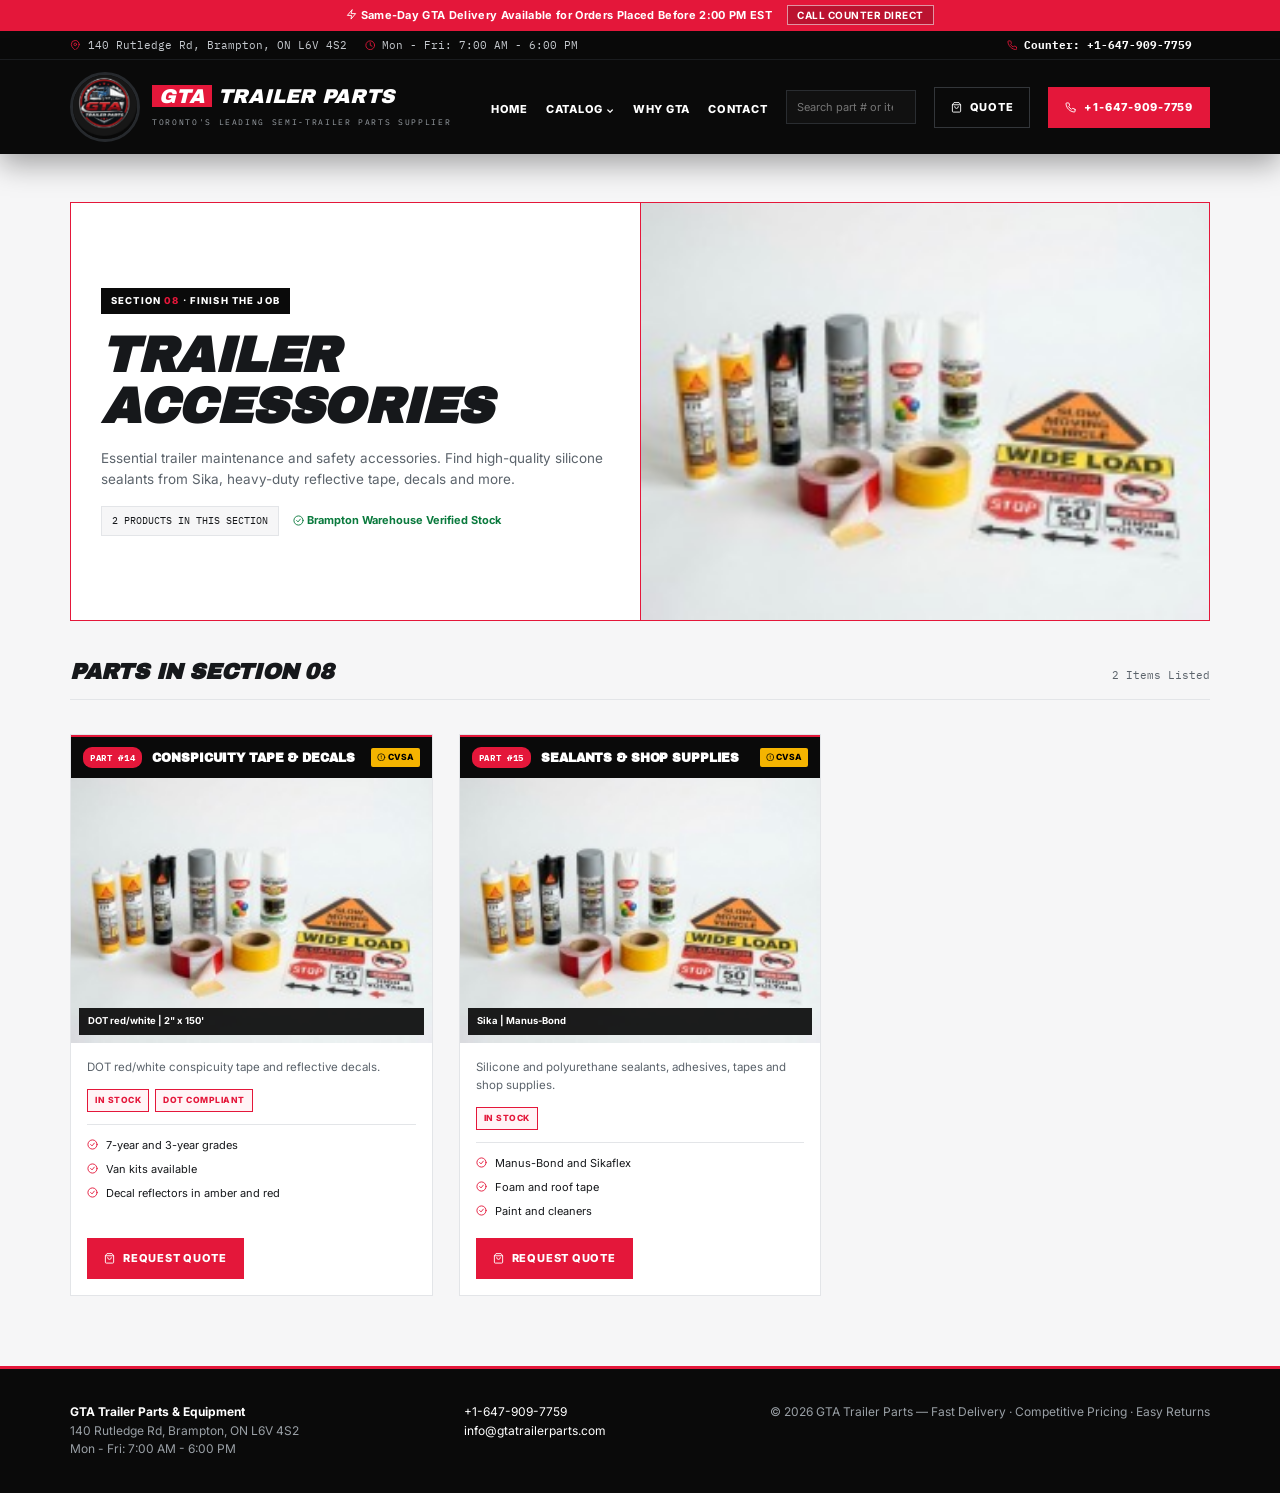
<file: gta-vercel-site/system/trailer-accessories/index.html>
<!DOCTYPE html><html lang="en"><head><meta charset="utf-8"><meta name="viewport" content="width=device-width,initial-scale=1">
<title>Trailer Accessories | GTA Trailer Parts &amp; Equipment</title><meta name="description" content="Essential trailer maintenance and safety accessories. Find high-quality silicone sealants from Sika, heavy-duty reflective tape, decals and more."><meta property="og:title" content="Trailer Accessories | GTA Trailer Parts &amp; Equipment"><meta property="og:image" content="../../assets/img/logo.png">
<link rel="icon" href="../../assets/img/logo.png">
<link href="https://fonts.googleapis.com/css2?family=Archivo+Black&family=Inter:wght@400;500;600;700;800&family=IBM+Plex+Mono:wght@400;500;600&display=swap" rel="stylesheet">
<link rel="stylesheet" href="../../assets/css/style.css"></head><body><div class="announce"><svg class="ico" viewBox="0 0 24 24" aria-hidden="true"><path d="M13 2L3 14h9l-1 8 10-12h-9z"/></svg> Same-Day GTA Delivery Available for Orders Placed Before 2:00 PM EST <a href="tel:+16479097759">CALL COUNTER DIRECT</a></div>
<div class="infobar mono"><div class="wrap wide"><div><span><svg class="ico" viewBox="0 0 24 24" aria-hidden="true"><path d="M21 10c0 7-9 13-9 13S3 17 3 10a9 9 0 0118 0z"/><circle cx="12" cy="10" r="3"/></svg> 140 Rutledge Rd, Brampton, ON L6V 4S2</span><span><svg class="ico" viewBox="0 0 24 24" aria-hidden="true"><circle cx="12" cy="12" r="10"/><path d="M12 6v6l4 2"/></svg> Mon - Fri: 7:00 AM - 6:00 PM</span></div><div><span><svg class="ico" viewBox="0 0 24 24" aria-hidden="true"><path d="M22 16.9v3a2 2 0 01-2.2 2 19.8 19.8 0 01-8.6-3.1 19.5 19.5 0 01-6-6A19.8 19.8 0 012.1 4.2 2 2 0 014.1 2h3a2 2 0 012 1.7c.1 1 .4 1.9.7 2.8a2 2 0 01-.5 2.1L8.1 9.9a16 16 0 006 6l1.3-1.3a2 2 0 012.1-.4c.9.3 1.8.6 2.8.7a2 2 0 011.7 2z"/></svg> <b>Counter: +1-647-909-7759</b></span></div></div></div>
<header class="site-header"><div class="wrap wide">
<a class="brand" href="../../"><span class="logo"><img src="../../assets/img/logo.png" alt="GTA Trailer Parts"></span><span><span class="name"><i>GTA</i>Trailer Parts</span><small>Toronto&#x27;s Leading Semi-Trailer Parts Supplier</small></span></a>
<nav class="nav" id="site-nav"><ul><li><a href="../../">Home</a></li><li class="menu-item-has-children"><a href="../../#catalog">Catalog</a><ul class="sub-menu"><li><a href="../../system/brake-system/">Brake System</a></li><li><a href="../../system/air-system/">Air System</a></li><li><a href="../../system/suspension-system/">Suspension System</a></li><li><a href="../../system/hydraulic-system/">Hydraulic System</a></li><li><a href="../../system/body-parts/">Body Parts</a></li><li><a href="../../system/hardware-fasteners/">Hardware &amp; Fasteners</a></li><li><a href="../../system/electrical-lighting-system/">Electrical &amp; Lighting System</a></li><li><a href="../../system/trailer-accessories/">Trailer Accessories</a></li></ul></li><li><a href="../../#why">Why GTA</a></li><li><a href="../../#contact">Contact</a></li></ul>
<form class="hsearch" action="../../search/" method="get"><input type="search" name="q" placeholder="Search part # or item..." aria-label="Search parts"></form>
<a class="btn dark nav-quote" href="../../quote/"><svg class="ico" viewBox="0 0 24 24" aria-hidden="true"><path d="M6 2L3 6v14a2 2 0 002 2h14a2 2 0 002-2V6l-3-4z"/><path d="M3 6h18"/><path d="M16 10a4 4 0 01-8 0"/></svg> Quote</a><a class="btn" href="tel:+16479097759"><svg class="ico" viewBox="0 0 24 24" aria-hidden="true"><path d="M22 16.9v3a2 2 0 01-2.2 2 19.8 19.8 0 01-8.6-3.1 19.5 19.5 0 01-6-6A19.8 19.8 0 012.1 4.2 2 2 0 014.1 2h3a2 2 0 012 1.7c.1 1 .4 1.9.7 2.8a2 2 0 01-.5 2.1L8.1 9.9a16 16 0 006 6l1.3-1.3a2 2 0 012.1-.4c.9.3 1.8.6 2.8.7a2 2 0 011.7 2z"/></svg> +1-647-909-7759</a></nav>
<button class="menu-toggle" aria-controls="site-nav" aria-expanded="false">Menu</button></div></header><div class="wrap wide"><div class="sec-hero"><div class="txt"><span class="pill">Section <em>08</em> &middot; Finish the job</span><h1>Trailer Accessories</h1><p>Essential trailer maintenance and safety accessories. Find high-quality silicone sealants from Sika, heavy-duty reflective tape, decals and more.</p>
<div class="facts"><span class="box">2 products in this section</span><span class="ok"><svg class="ico" viewBox="0 0 24 24" aria-hidden="true"><circle cx="12" cy="12" r="10"/><path d="M8 12l3 3 5-6"/></svg> Brampton Warehouse Verified Stock</span></div></div>
<div class="img"><img src="../../assets/img/system-8.jpg" alt="Trailer Accessories"></div></div>
<div class="parts-head"><h2>Parts in Section 08</h2><span class="mono">2 Items Listed</span></div>
<div class="part-grid"><article class="pcard"><div class="ph"><span class="no mono">Part #14</span><h3 class="display">Conspicuity Tape &amp; Decals</h3><span class="cvsa"><svg class="ico" viewBox="0 0 24 24" aria-hidden="true"><circle cx="12" cy="12" r="10"/><path d="M12 8v4M12 16h.01"/></svg> CVSA</span></div>
<figure class="pimg"><img src="../../assets/img/system-8.jpg" alt="Conspicuity Tape &amp; Decals" loading="lazy"><figcaption class="spec">DOT red/white | 2&quot; x 150&#x27;</figcaption></figure>
<div class="pbody"><p>DOT red/white conspicuity tape and reflective decals.</p><div class="tags"><span>IN STOCK</span><span>DOT COMPLIANT</span></div><ul class="feat"><li><svg class="ico" viewBox="0 0 24 24" aria-hidden="true"><circle cx="12" cy="12" r="10"/><path d="M8 12l3 3 5-6"/></svg><span>7-year and 3-year grades</span></li><li><svg class="ico" viewBox="0 0 24 24" aria-hidden="true"><circle cx="12" cy="12" r="10"/><path d="M8 12l3 3 5-6"/></svg><span>Van kits available</span></li><li><svg class="ico" viewBox="0 0 24 24" aria-hidden="true"><circle cx="12" cy="12" r="10"/><path d="M8 12l3 3 5-6"/></svg><span>Decal reflectors in amber and red</span></li></ul><div class="pfoot"><a class="btn" href="../../quote/?part=#14%20Conspicuity%20Tape%20&amp;%20Decals"><svg class="ico" viewBox="0 0 24 24" aria-hidden="true"><path d="M6 2L3 6v14a2 2 0 002 2h14a2 2 0 002-2V6l-3-4z"/><path d="M3 6h18"/><path d="M16 10a4 4 0 01-8 0"/></svg> Request Quote</a></div></div></article><article class="pcard"><div class="ph"><span class="no mono">Part #15</span><h3 class="display">Sealants &amp; Shop Supplies</h3><span class="cvsa"><svg class="ico" viewBox="0 0 24 24" aria-hidden="true"><circle cx="12" cy="12" r="10"/><path d="M12 8v4M12 16h.01"/></svg> CVSA</span></div>
<figure class="pimg"><img src="../../assets/img/system-8.jpg" alt="Sealants &amp; Shop Supplies" loading="lazy"><figcaption class="spec">Sika | Manus-Bond</figcaption></figure>
<div class="pbody"><p>Silicone and polyurethane sealants, adhesives, tapes and shop supplies.</p><div class="tags"><span>IN STOCK</span></div><ul class="feat"><li><svg class="ico" viewBox="0 0 24 24" aria-hidden="true"><circle cx="12" cy="12" r="10"/><path d="M8 12l3 3 5-6"/></svg><span>Manus-Bond and Sikaflex</span></li><li><svg class="ico" viewBox="0 0 24 24" aria-hidden="true"><circle cx="12" cy="12" r="10"/><path d="M8 12l3 3 5-6"/></svg><span>Foam and roof tape</span></li><li><svg class="ico" viewBox="0 0 24 24" aria-hidden="true"><circle cx="12" cy="12" r="10"/><path d="M8 12l3 3 5-6"/></svg><span>Paint and cleaners</span></li></ul><div class="pfoot"><a class="btn" href="../../quote/?part=#15%20Sealants%20&amp;%20Shop%20Supplies"><svg class="ico" viewBox="0 0 24 24" aria-hidden="true"><path d="M6 2L3 6v14a2 2 0 002 2h14a2 2 0 002-2V6l-3-4z"/><path d="M3 6h18"/><path d="M16 10a4 4 0 01-8 0"/></svg> Request Quote</a></div></div></article></div></div><footer class="site-footer"><div class="wrap wide"><div><b>GTA Trailer Parts &amp; Equipment</b><br>140 Rutledge Rd, Brampton, ON L6V 4S2<br>Mon - Fri: 7:00 AM - 6:00 PM</div>
<div><a href="tel:+16479097759">+1-647-909-7759</a><br><a href="mailto:info@gtatrailerparts.com">info@gtatrailerparts.com</a></div><div>&copy; 2026 GTA Trailer Parts &mdash; Fast Delivery &middot; Competitive Pricing &middot; Easy Returns</div></div></footer>
<script src="../../assets/js/main.js"></script></body></html>
</file>
<file: gta-vercel-site/assets/css/style.css>
:root{
  --red:#e4173a; --red-d:#c10f2e; --black:#0a0a0a; --ink:#16181b; --grey:#5b636b;
  --line:#e3e5e8; --bg:#f6f6f7; --white:#fff; --gold:#f5b400;
  --c1:#e4173a; --c2:#1e4b8f; --c3:#2e6b3a; --c4:#c8963e; --c5:#8b5e3c; --c6:#e4173a; --c7:#2e6b3a; --c8:#c8963e;
}
*{box-sizing:border-box}
html{scroll-behavior:smooth}
body{margin:0;font-family:'Inter',system-ui,sans-serif;color:var(--ink);background:var(--bg);font-size:15px;line-height:1.55;-webkit-font-smoothing:antialiased}
a{color:inherit;text-decoration:none}
img{max-width:100%;height:auto;display:block}
.wrap{max-width:1000px;margin:0 auto;padding:0 20px}
.wrap.wide{max-width:1180px}
.mono{font-family:'IBM Plex Mono',monospace}
h1,h2,h3,.display{font-family:'Archivo Black',sans-serif;font-style:italic;text-transform:uppercase;letter-spacing:-.01em;margin:0;line-height:1.02}
.eyebrow{font-size:11px;font-weight:700;letter-spacing:.2em;text-transform:uppercase;color:var(--red)}
.ico{width:1em;height:1em;vertical-align:-.12em;stroke:currentColor;fill:none;stroke-width:2;stroke-linecap:round;stroke-linejoin:round}

/* announcement + info bars */
.announce{background:var(--red);color:#fff;font-size:11px;font-weight:700;text-align:center;padding:7px 12px;letter-spacing:.03em}
.announce a{margin-left:12px;border:1px solid rgba(255,255,255,.55);background:rgba(0,0,0,.18);padding:3px 9px;text-transform:uppercase;font-size:10px;letter-spacing:.05em}
.infobar{background:var(--black);color:#c9cdd2;font-size:10.5px;border-bottom:1px solid #1d1f22}
.infobar .wrap{display:flex;justify-content:space-between;gap:12px;padding:6px 20px;flex-wrap:wrap}
.infobar span{margin-right:18px}.infobar .ico{color:var(--red)}
.infobar b{color:#fff}

/* header */
.site-header{background:var(--black);color:#fff;position:sticky;top:0;z-index:60;box-shadow:0 10px 28px rgba(0,0,0,.35)}
.site-header .wrap{display:flex;align-items:center;justify-content:space-between;gap:18px;padding-top:12px;padding-bottom:12px}
.brand{display:flex;align-items:center;gap:12px}
.brand .logo{width:70px;height:70px;border-radius:50%;background:#15171a;border:3px solid #26292d;overflow:hidden;display:flex;align-items:center;justify-content:center}
.brand .logo img{width:100%;height:100%;object-fit:cover}
.brand .logo b{font-family:'Archivo Black';font-style:italic;color:var(--red);font-size:22px}
.brand .name{font-family:'Archivo Black';font-style:italic;font-size:20px;line-height:1;text-transform:uppercase}
.brand .name i{font-style:italic;background:var(--red);padding:0 7px;margin-right:6px}
.brand small{display:block;font-family:'IBM Plex Mono',monospace;font-size:7.5px;letter-spacing:.22em;color:#9aa0a6;margin-top:7px;text-transform:uppercase}
.nav{display:flex;align-items:center;gap:22px}
.nav ul{list-style:none;margin:0;padding:0;display:flex;gap:22px;align-items:center}
.nav li{position:relative}
.nav a{font-size:11px;font-weight:800;letter-spacing:.07em;text-transform:uppercase}
.nav a:hover,.nav .current-menu-item>a,.nav .current-menu-ancestor>a{color:var(--red)}
.nav li.menu-item-has-children>a::after{content:" ⌄";font-size:10px}
.nav .sub-menu{position:absolute;left:-14px;top:100%;background:#111;border:1px solid #26292d;min-width:230px;padding:8px 0;display:none;flex-direction:column;gap:0;box-shadow:0 14px 30px rgba(0,0,0,.45)}
.nav li:hover>.sub-menu,.nav li:focus-within>.sub-menu{display:flex}
.nav .sub-menu a{display:block;padding:9px 18px;font-size:11px}
.hsearch{display:flex}
.hsearch input{background:#111;border:1px solid #2a2d31;color:#fff;font-size:11px;padding:9px 10px;width:150px;font-family:inherit}
.btn{display:inline-flex;align-items:center;gap:8px;font-weight:800;font-size:11px;letter-spacing:.07em;text-transform:uppercase;padding:11px 16px;border:1px solid var(--red);background:var(--red);color:#fff;cursor:pointer;font-family:inherit}
.btn:hover{background:var(--red-d)}
.btn.dark{background:transparent;border-color:#33363a}.btn.dark:hover{border-color:#fff;background:transparent}
.btn.lg{padding:14px 22px;font-size:12.5px}
.menu-toggle{display:none;background:none;border:1px solid #33363a;color:#fff;padding:9px 12px;font-weight:800}

/* trust strip */
.trust{background:var(--black);color:#fff;border-top:1px solid #1d1f22}
.trust .wrap{display:grid;grid-template-columns:repeat(4,1fr);padding:0;max-width:1000px}
.trust div{padding:19px 18px;border-left:1px solid #26292d;font-size:11px;font-weight:800;letter-spacing:.12em;text-transform:uppercase;display:flex;gap:11px;align-items:center}
.trust div:first-child{border-left:0}.trust .ico{color:var(--red);font-size:16px}

/* catalog home */
.sec{padding:70px 0}
.sec-head h2{font-size:clamp(30px,4.6vw,46px);margin:14px 0 14px}
.sec-head p{max-width:520px;color:var(--grey);margin:0}
.sys-grid{display:grid;grid-template-columns:repeat(4,1fr);gap:22px;margin-top:44px}
.sys-card{background:#fff;border:1px solid var(--line);display:flex;flex-direction:column;transition:.2s}
.sys-card:hover{transform:translateY(-3px);box-shadow:0 14px 30px rgba(0,0,0,.1)}
.sys-top{display:flex;background:var(--black);color:#fff;align-items:stretch}
.sys-top b{font-family:'Archivo Black';font-style:italic;font-size:12px;padding:12px 13px;background:var(--sc,var(--red))}
.sys-top span{font-family:'Archivo Black';font-size:11.5px;text-transform:uppercase;padding:12px 13px;white-space:nowrap;overflow:hidden;text-overflow:ellipsis}
.sys-img{margin:8px;background:#e9eaec;aspect-ratio:1.35;overflow:hidden}
.sys-img img{width:100%;height:100%;object-fit:cover}
.sys-body{padding:14px 18px 18px;display:flex;flex-direction:column;gap:12px;flex:1}
.sys-body p{margin:0;font-size:12px;color:var(--grey);display:-webkit-box;-webkit-line-clamp:3;-webkit-box-orient:vertical;overflow:hidden;flex:1}
.view{font-size:10.5px;font-weight:800;letter-spacing:.08em;text-transform:uppercase;color:var(--red)}

/* why + contact */
.why{background:var(--black);color:#fff}
.why h2{font-size:clamp(28px,4vw,40px);margin:14px 0}
.why .sec-head p{color:#9aa0a6}
.why-grid{display:grid;grid-template-columns:repeat(3,1fr);gap:1px;background:#26292d;border:1px solid #26292d;margin-top:40px}
.why-grid div{background:#0f1113;padding:26px}
.why-grid b{font-family:'Archivo Black';font-style:italic;color:var(--red);font-size:24px}
.why-grid h4{font-family:'Archivo Black';font-style:italic;text-transform:uppercase;margin:8px 0 6px;font-size:14px}
.why-grid p{margin:0;color:#9aa0a6;font-size:13px}
.contact-grid{display:grid;grid-template-columns:1.1fr .9fr;gap:40px;margin-top:10px}
.cbox{background:#fff;border:1px solid var(--line);padding:28px}
.cbox .row{display:flex;gap:14px;padding:13px 0;border-bottom:1px solid var(--line)}
.cbox .row:last-child{border:0}
.cbox .row span{width:76px;font-size:10.5px;letter-spacing:.1em;text-transform:uppercase;color:var(--grey);font-weight:700;flex-shrink:0}
.cbox a{color:var(--red);font-weight:700}

/* section (taxonomy) page */
.sec-hero{display:grid;grid-template-columns:1fr 1fr;border:1px solid var(--red);background:#fff;margin:48px 0 40px;min-height:330px}
.sec-hero .txt{padding:46px 30px;display:flex;flex-direction:column;justify-content:center;gap:16px}
.pill{display:inline-block;background:var(--black);color:#fff;font-size:9.5px;font-weight:800;letter-spacing:.12em;text-transform:uppercase;padding:6px 10px;align-self:flex-start}
.pill em{color:var(--red);font-style:normal}
.sec-hero h1{font-size:clamp(34px,5vw,50px)}
.sec-hero p{margin:0;color:var(--grey);font-size:13.5px}
.facts{display:flex;gap:14px;align-items:center;flex-wrap:wrap;font-size:11px}
.facts .box{border:1px solid var(--line);background:var(--bg);padding:6px 10px;font-family:'IBM Plex Mono',monospace;text-transform:uppercase;font-size:10px}
.facts .ok{color:#0a7a3d;font-weight:700}
.sec-hero .img{border-left:1px solid var(--red);background:#e9eaec}
.sec-hero .img img{width:100%;height:100%;object-fit:cover}
.parts-head{display:flex;justify-content:space-between;align-items:baseline;border-bottom:1px solid var(--line);padding-bottom:16px;margin-bottom:34px}
.parts-head h2{font-size:22px}.parts-head span{font-size:10.5px;color:var(--grey)}
.part-grid{display:grid;grid-template-columns:repeat(3,1fr);gap:26px;margin-bottom:70px}
.pcard{background:#fff;border:1px solid var(--line);display:flex;flex-direction:column}
.pcard:hover{border-color:var(--red)}
.pcard .ph{background:var(--black);color:#fff;display:flex;align-items:center;gap:10px;padding:10px 12px;border-top:2px solid var(--red)}
.pcard .ph .no{background:var(--red);font-size:8.5px;font-weight:800;letter-spacing:.08em;padding:4px 7px;border-radius:9px;text-transform:uppercase;white-space:nowrap}
.pcard .ph h3{font-size:12px;flex:1;white-space:nowrap;overflow:hidden;text-overflow:ellipsis;font-style:normal}
.cvsa{background:var(--gold);color:#000;font-size:8.5px;font-weight:800;padding:3px 6px;border-radius:2px;white-space:nowrap}
.pimg{position:relative;aspect-ratio:1.4;background:#e9eaec;margin:0}
.pimg img{width:100%;height:100%;object-fit:cover}
.pimg .spec{position:absolute;left:8px;right:8px;bottom:8px;background:rgba(10,10,10,.92);color:#fff;font-size:9.5px;font-weight:700;padding:6px 9px}
.pbody{padding:16px;display:flex;flex-direction:column;gap:12px;flex:1}
.pbody>p{margin:0;font-size:11.5px;color:var(--grey)}
.tags{display:flex;flex-wrap:wrap;gap:6px}
.tags span{border:1px solid var(--red);color:var(--red);background:#fff4f6;font-size:8.5px;font-weight:800;letter-spacing:.06em;padding:4px 7px;text-transform:uppercase}
.feat{list-style:none;margin:0;padding:12px 0 0;border-top:1px solid var(--line);display:grid;gap:7px;font-size:11px}
.feat li{display:flex;gap:8px}.feat .ico{color:var(--red);flex-shrink:0;margin-top:2px}
.pfoot{margin-top:auto;padding-top:6px}

/* single + generic */
.single-part{display:grid;grid-template-columns:1fr 1fr;gap:40px;margin:50px 0 70px}
.single-part .pimg{aspect-ratio:1.2;border:1px solid var(--line)}
.crumbs{font-size:11px;color:var(--grey);margin:30px 0 0}.crumbs a{color:var(--red)}
.content{background:#fff;border:1px solid var(--line);padding:32px;margin:40px 0}
.content h1{font-size:34px;margin-bottom:18px}
.qform{display:grid;gap:14px}
.qform input,.qform textarea,.qform select{width:100%;padding:12px;border:1px solid #cfd3d8;font-family:inherit;font-size:14px;background:#fff}
.qform label{font-size:11px;font-weight:800;letter-spacing:.08em;text-transform:uppercase}
.notice{background:#e9f8ef;border:1px solid #9bd6b2;padding:12px 16px;margin-bottom:18px;font-weight:600}

/* footer */
.site-footer{background:var(--black);color:#9aa0a6;font-size:12px;padding:34px 0;border-top:3px solid var(--red)}
.site-footer .wrap{display:flex;justify-content:space-between;gap:20px;flex-wrap:wrap}
.site-footer b{color:#fff}.site-footer a{color:#fff}

@media(max-width:1020px){
  .sys-grid{grid-template-columns:repeat(2,1fr)}.part-grid{grid-template-columns:repeat(2,1fr)}
  .hsearch{display:none}.why-grid{grid-template-columns:repeat(2,1fr)}
  .nav ul{display:none;position:absolute;left:0;right:0;top:100%;background:#0e0e0f;flex-direction:column;align-items:flex-start;padding:16px 24px;gap:14px}
  .nav.open ul{display:flex}.nav .sub-menu{position:static;display:flex;border:0;box-shadow:none;padding-left:10px;background:none}
  .menu-toggle{display:block}
}
@media(max-width:700px){
  .sys-grid,.part-grid,.why-grid,.contact-grid,.sec-hero,.single-part{grid-template-columns:1fr}
  .trust .wrap{grid-template-columns:repeat(2,1fr)}.trust div:nth-child(3){border-left:0}
  .sec-hero .img{border-left:0;border-top:1px solid var(--red);min-height:220px}
  .nav-actions .btn.dark{display:none}.infobar .wrap{flex-direction:column}
}
@media(prefers-reduced-motion:reduce){*{transition:none!important;scroll-behavior:auto!important}}

.nav .sub-menu{margin:0}.hsearch input{outline:0}
.pimg img,.sys-img img{display:block}

/* layout fixes */
.nav a,.btn{white-space:nowrap}
.nav,.nav ul{gap:18px}
.hsearch input{width:130px}
.sys-img{position:relative}
.sys-img img{position:absolute;inset:0;width:100%;height:100%;object-fit:cover}
.sys-body p{flex:none;min-height:5.2em;-webkit-line-clamp:4}
.sys-body{justify-content:space-between}
@media(max-width:1180px){.infobar .wrap,.site-header .wrap{max-width:100%}.brand small{display:none}}
.sys-grid{grid-template-columns:repeat(4,minmax(0,1fr))}
.part-grid{grid-template-columns:repeat(3,minmax(0,1fr))}
@media(max-width:1020px){.sys-grid,.part-grid{grid-template-columns:repeat(2,minmax(0,1fr))}}
@media(max-width:700px){.sys-grid,.part-grid{grid-template-columns:1fr}}
</file>
